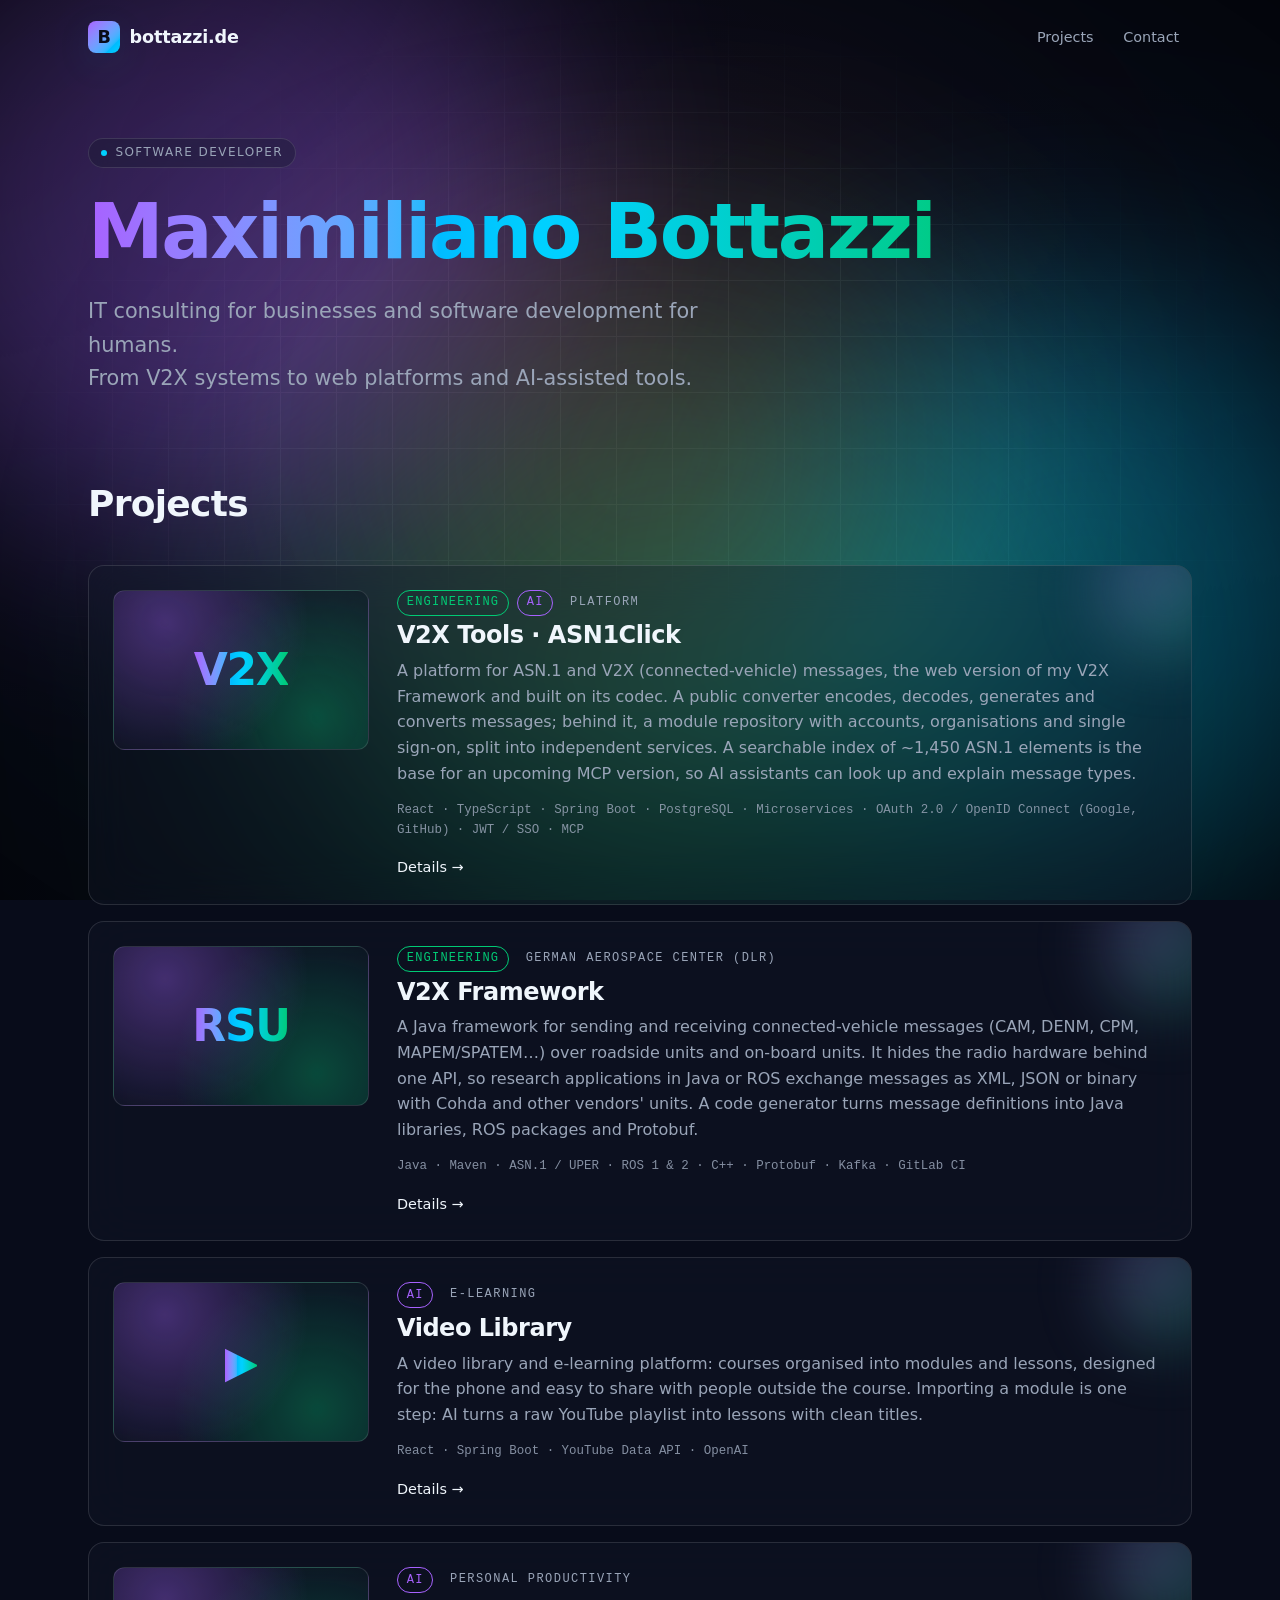
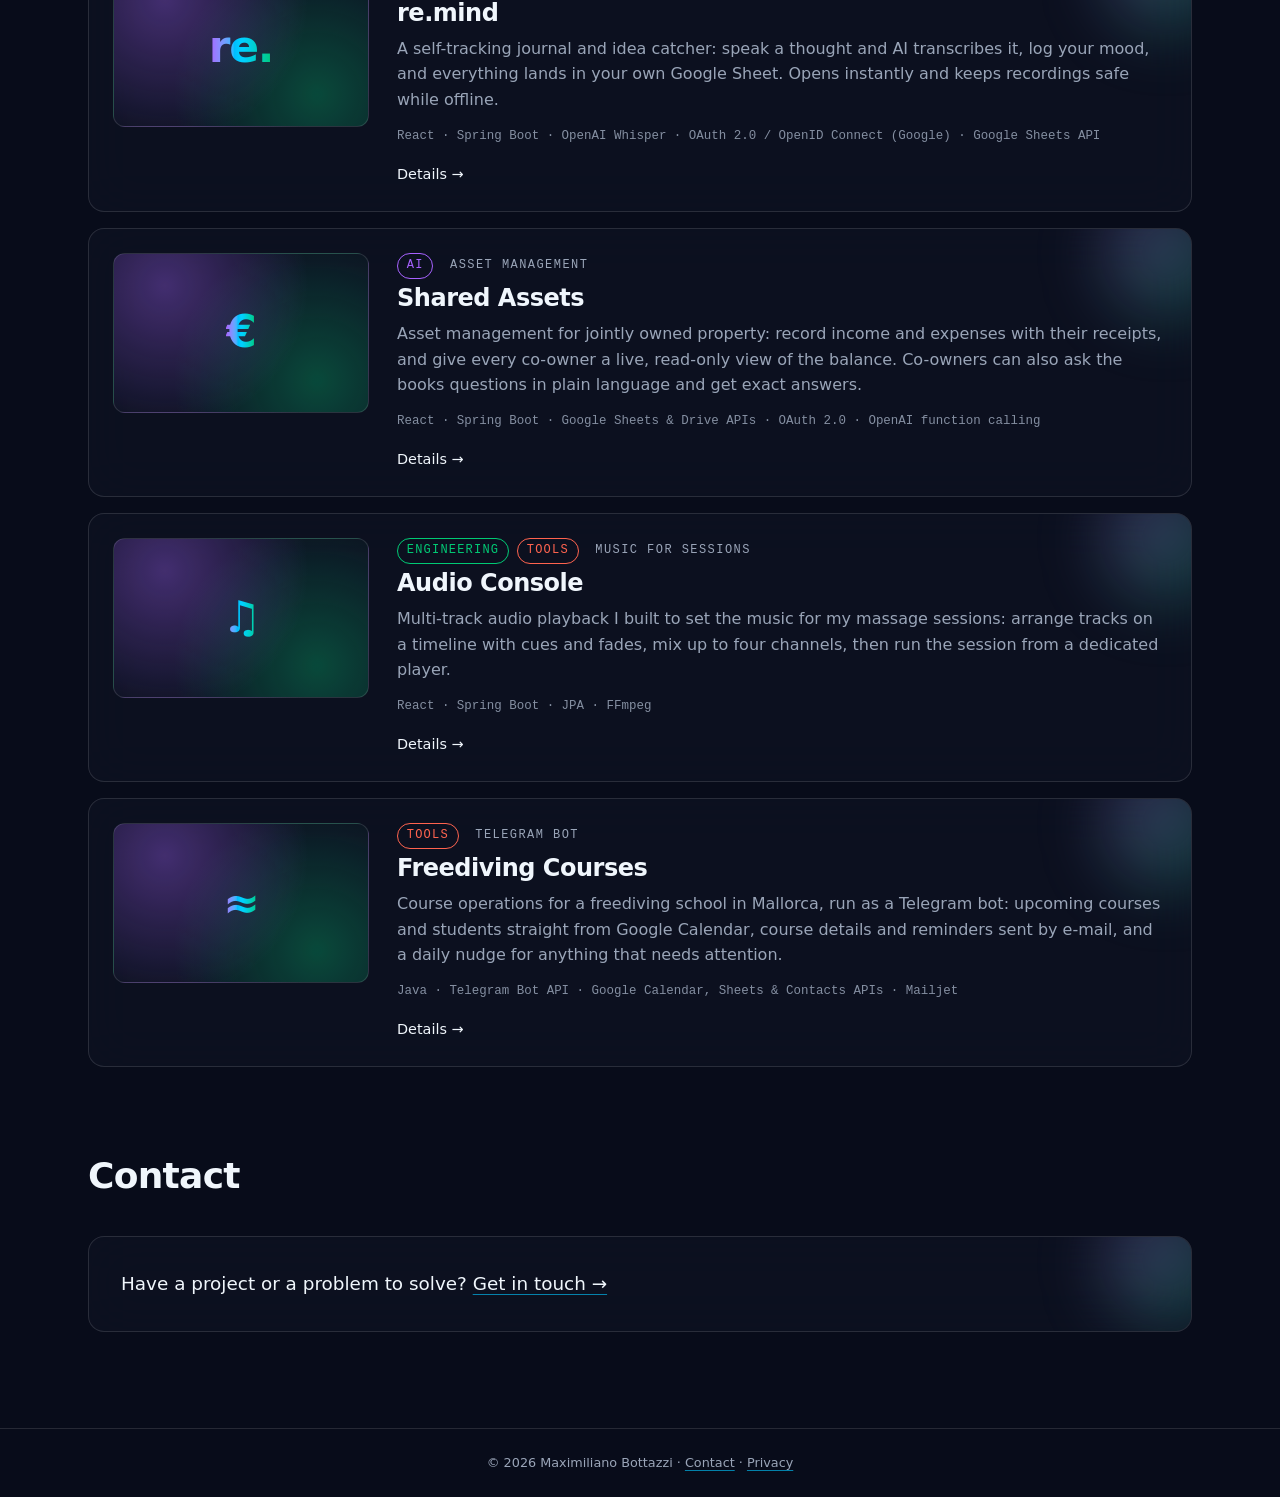
<file: index.html>
<!doctype html>
<html lang="en">
<head>
  <meta charset="utf-8">
  <meta name="viewport" content="width=device-width, initial-scale=1">
  <title>Maximiliano Bottazzi</title>
  <meta name="description" content="Maximiliano Bottazzi — IT consulting for businesses and software development for humans. From V2X systems to web platforms and AI-assisted tools.">
  <meta name="robots" content="noindex, nofollow, noarchive">
  <link rel="icon" href="data:image/svg+xml,<svg xmlns='http://www.w3.org/2000/svg' viewBox='0 0 100 100'><defs><linearGradient id='g' x1='0' y1='0' x2='1' y2='1'><stop offset='0' stop-color='%23a855f7'/><stop offset='1' stop-color='%2338bdf8'/></linearGradient></defs><rect width='100' height='100' rx='24' fill='url(%23g)'/><text x='50' y='70' font-family='system-ui,sans-serif' font-size='60' font-weight='700' text-anchor='middle' fill='%23141625'>B</text></svg>">
  <link rel="stylesheet" href="/style.css?v=3">
</head>
<body>
  <div class="aurora" aria-hidden="true"><i></i><i></i><i></i><i></i></div>
  <header class="site-header">
    <a class="brand" href="/">bottazzi.de</a>
    <nav><a href="/#projects">Projects</a><a href="/contact.html">Contact</a></nav>
  </header>
  <main class="home">
    <span class="tag">Software developer</span>
    <h1>Maximiliano Bottazzi</h1>
    <p class="lead">IT consulting for businesses and software development for humans.<br>From V2X systems to web platforms and AI-assisted tools.</p>

    <section id="projects">
      <h2>Projects</h2>
      <ul class="projects">
        <li>
          <a class="thumb" href="/projects/v2x-tools.html" aria-hidden="true" tabindex="-1"><span>V2X</span></a>
          <div>
            <p class="kicker"><span class="cat eng">Engineering</span><span class="cat ai">AI</span> Platform</p>
            <h3><a href="/projects/v2x-tools.html">V2X Tools · ASN1Click</a></h3>
            <p>A platform for ASN.1 and V2X (connected-vehicle) messages, the web version of my V2X Framework and built on its codec. A public converter encodes, decodes, generates and converts messages; behind it, a module repository with accounts, organisations and single sign-on, split into independent services. A searchable index of ~1,450 ASN.1 elements is the base for an upcoming MCP version, so AI assistants can look up and explain message types.</p>
            <p class="stack">React · TypeScript · Spring Boot · PostgreSQL · Microservices · OAuth 2.0 / OpenID Connect (Google, GitHub) · JWT / SSO · MCP</p>
            <a class="more" href="/projects/v2x-tools.html">Details →</a>
          </div>
        </li>
        <li>
          <a class="thumb" href="/projects/v2x-framework.html" aria-hidden="true" tabindex="-1"><span>RSU</span></a>
          <div>
            <p class="kicker"><span class="cat eng">Engineering</span> German Aerospace Center (DLR)</p>
            <h3><a href="/projects/v2x-framework.html">V2X Framework</a></h3>
            <p>A Java framework for sending and receiving connected-vehicle messages (CAM, DENM, CPM, MAPEM/SPATEM…) over roadside units and on-board units. It hides the radio hardware behind one API, so research applications in Java or ROS exchange messages as XML, JSON or binary with Cohda and other vendors' units. A code generator turns message definitions into Java libraries, ROS packages and Protobuf.</p>
            <p class="stack">Java · Maven · ASN.1 / UPER · ROS 1 &amp; 2 · C++ · Protobuf · Kafka · GitLab CI</p>
            <a class="more" href="/projects/v2x-framework.html">Details →</a>
          </div>
        </li>
        <li>
          <a class="thumb" href="/projects/video-library.html" aria-hidden="true" tabindex="-1"><span>▶</span></a>
          <div>
            <p class="kicker"><span class="cat ai">AI</span> E-learning</p>
            <h3><a href="/projects/video-library.html">Video Library</a></h3>
            <p>A video library and e-learning platform: courses organised into modules and lessons, designed for the phone and easy to share with people outside the course. Importing a module is one step: AI turns a raw YouTube playlist into lessons with clean titles.</p>
            <p class="stack">React · Spring Boot · YouTube Data API · OpenAI</p>
            <a class="more" href="/projects/video-library.html">Details →</a>
          </div>
        </li>
        <li>
          <a class="thumb" href="/projects/remind.html" aria-hidden="true" tabindex="-1"><span>re.</span></a>
          <div>
            <p class="kicker"><span class="cat ai">AI</span> Personal productivity</p>
            <h3><a href="/projects/remind.html">re.mind</a></h3>
            <p>A self-tracking journal and idea catcher: speak a thought and AI transcribes it, log your mood, and everything lands in your own Google Sheet. Opens instantly and keeps recordings safe while offline.</p>
            <p class="stack">React · Spring Boot · OpenAI Whisper · OAuth 2.0 / OpenID Connect (Google) · Google Sheets API</p>
            <a class="more" href="/projects/remind.html">Details →</a>
          </div>
        </li>
        <li>
          <a class="thumb" href="/projects/shared-assets.html" aria-hidden="true" tabindex="-1"><span>€</span></a>
          <div>
            <p class="kicker"><span class="cat ai">AI</span> Asset management</p>
            <h3><a href="/projects/shared-assets.html">Shared Assets</a></h3>
            <p>Asset management for jointly owned property: record income and expenses with their receipts, and give every co-owner a live, read-only view of the balance. Co-owners can also ask the books questions in plain language and get exact answers.</p>
            <p class="stack">React · Spring Boot · Google Sheets &amp; Drive APIs · OAuth 2.0 · OpenAI function calling</p>
            <a class="more" href="/projects/shared-assets.html">Details →</a>
          </div>
        </li>
        <li>
          <a class="thumb" href="/projects/audio-console.html" aria-hidden="true" tabindex="-1"><span>♫</span></a>
          <div>
            <p class="kicker"><span class="cat eng">Engineering</span><span class="cat tools">Tools</span> Music for sessions</p>
            <h3><a href="/projects/audio-console.html">Audio Console</a></h3>
            <p>Multi-track audio playback I built to set the music for my massage sessions: arrange tracks on a timeline with cues and fades, mix up to four channels, then run the session from a dedicated player.</p>
            <p class="stack">React · Spring Boot · JPA · FFmpeg</p>
            <a class="more" href="/projects/audio-console.html">Details →</a>
          </div>
        </li>
        <li>
          <a class="thumb" href="/projects/freediving-courses.html" aria-hidden="true" tabindex="-1"><span>≈</span></a>
          <div>
            <p class="kicker"><span class="cat tools">Tools</span> Telegram bot</p>
            <h3><a href="/projects/freediving-courses.html">Freediving Courses</a></h3>
            <p>Course operations for a freediving school in Mallorca, run as a Telegram bot: upcoming courses and students straight from Google Calendar, course details and reminders sent by e-mail, and a daily nudge for anything that needs attention.</p>
            <p class="stack">Java · Telegram Bot API · Google Calendar, Sheets &amp; Contacts APIs · Mailjet</p>
            <a class="more" href="/projects/freediving-courses.html">Details →</a>
          </div>
        </li>
      </ul>
    </section>

    <section>
      <h2>Contact</h2>
      <div class="card contact-card">
        <p>Have a project or a problem to solve? <a href="/contact.html">Get in touch →</a></p>
      </div>
    </section>
  </main>

  <footer>© 2026 Maximiliano Bottazzi · <a href="/contact.html">Contact</a> · <a href="/privacy.html">Privacy</a></footer>
</body>
</html>
</file>
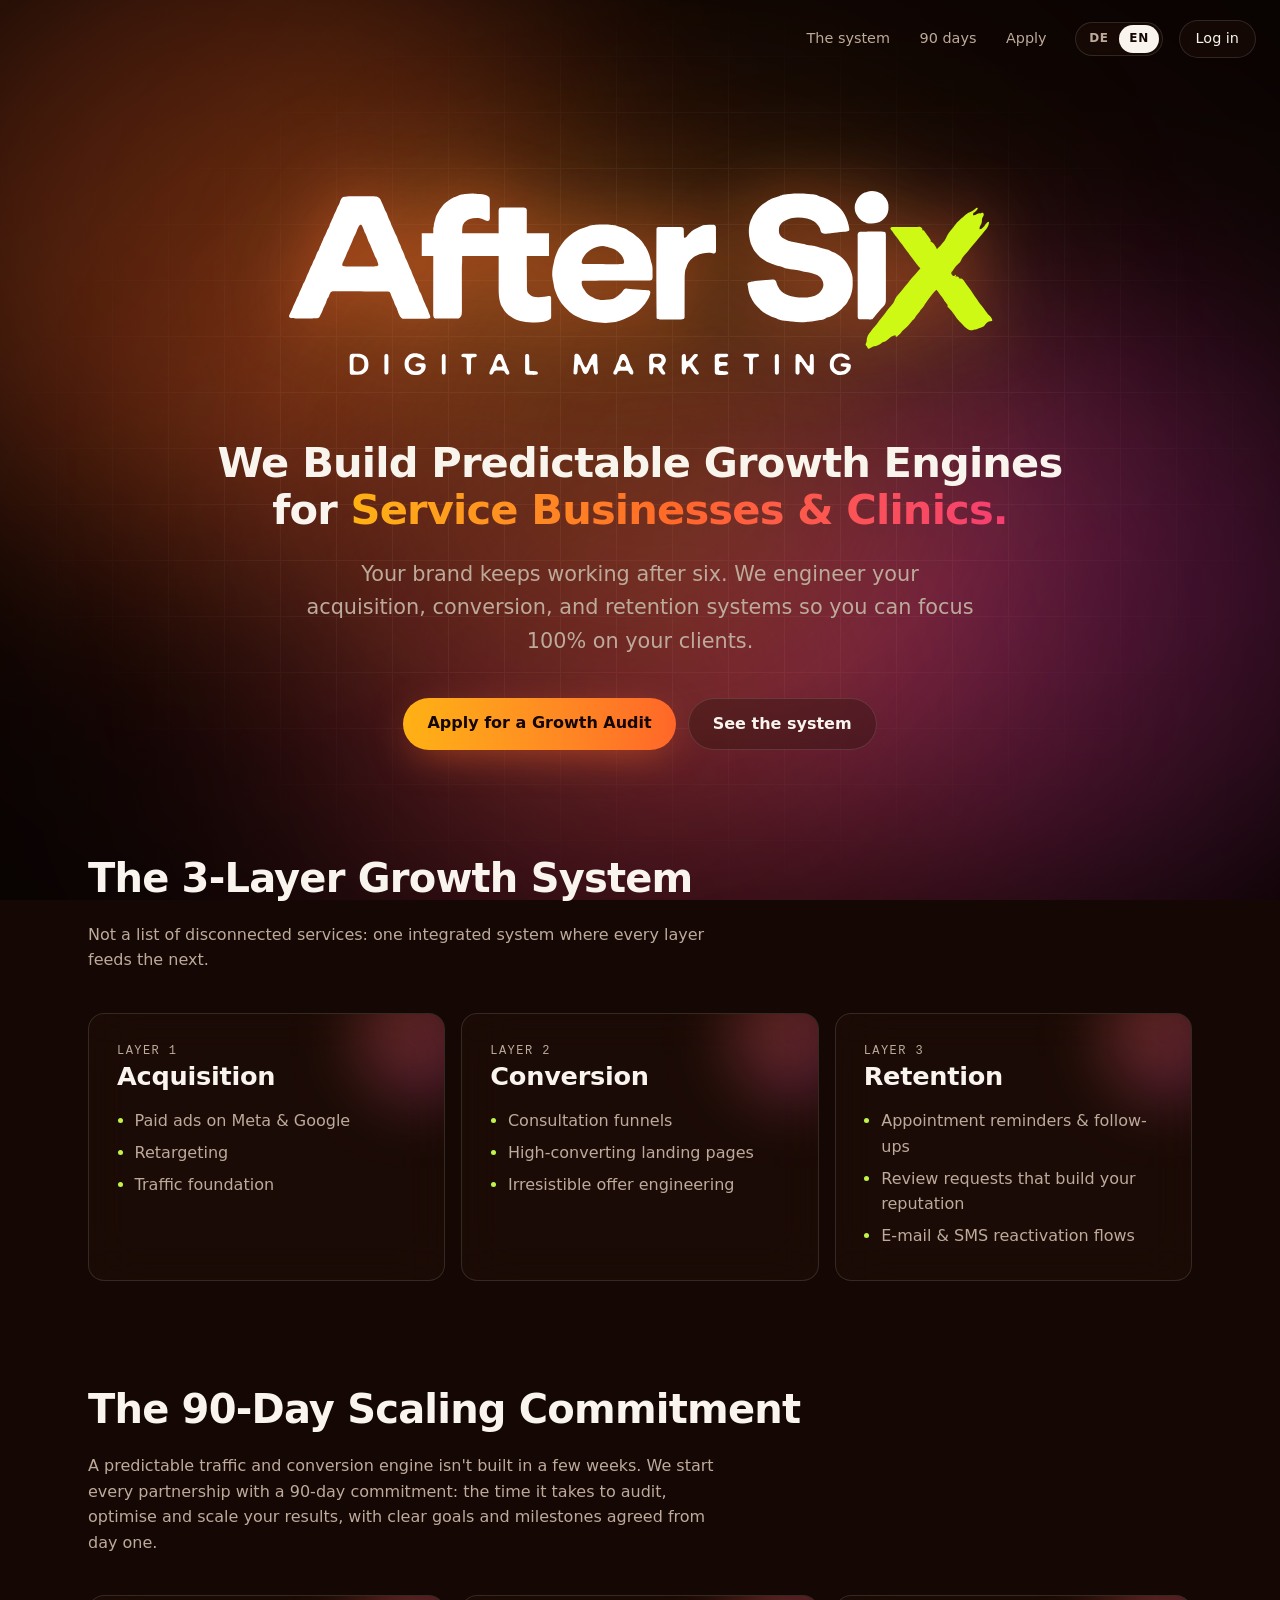
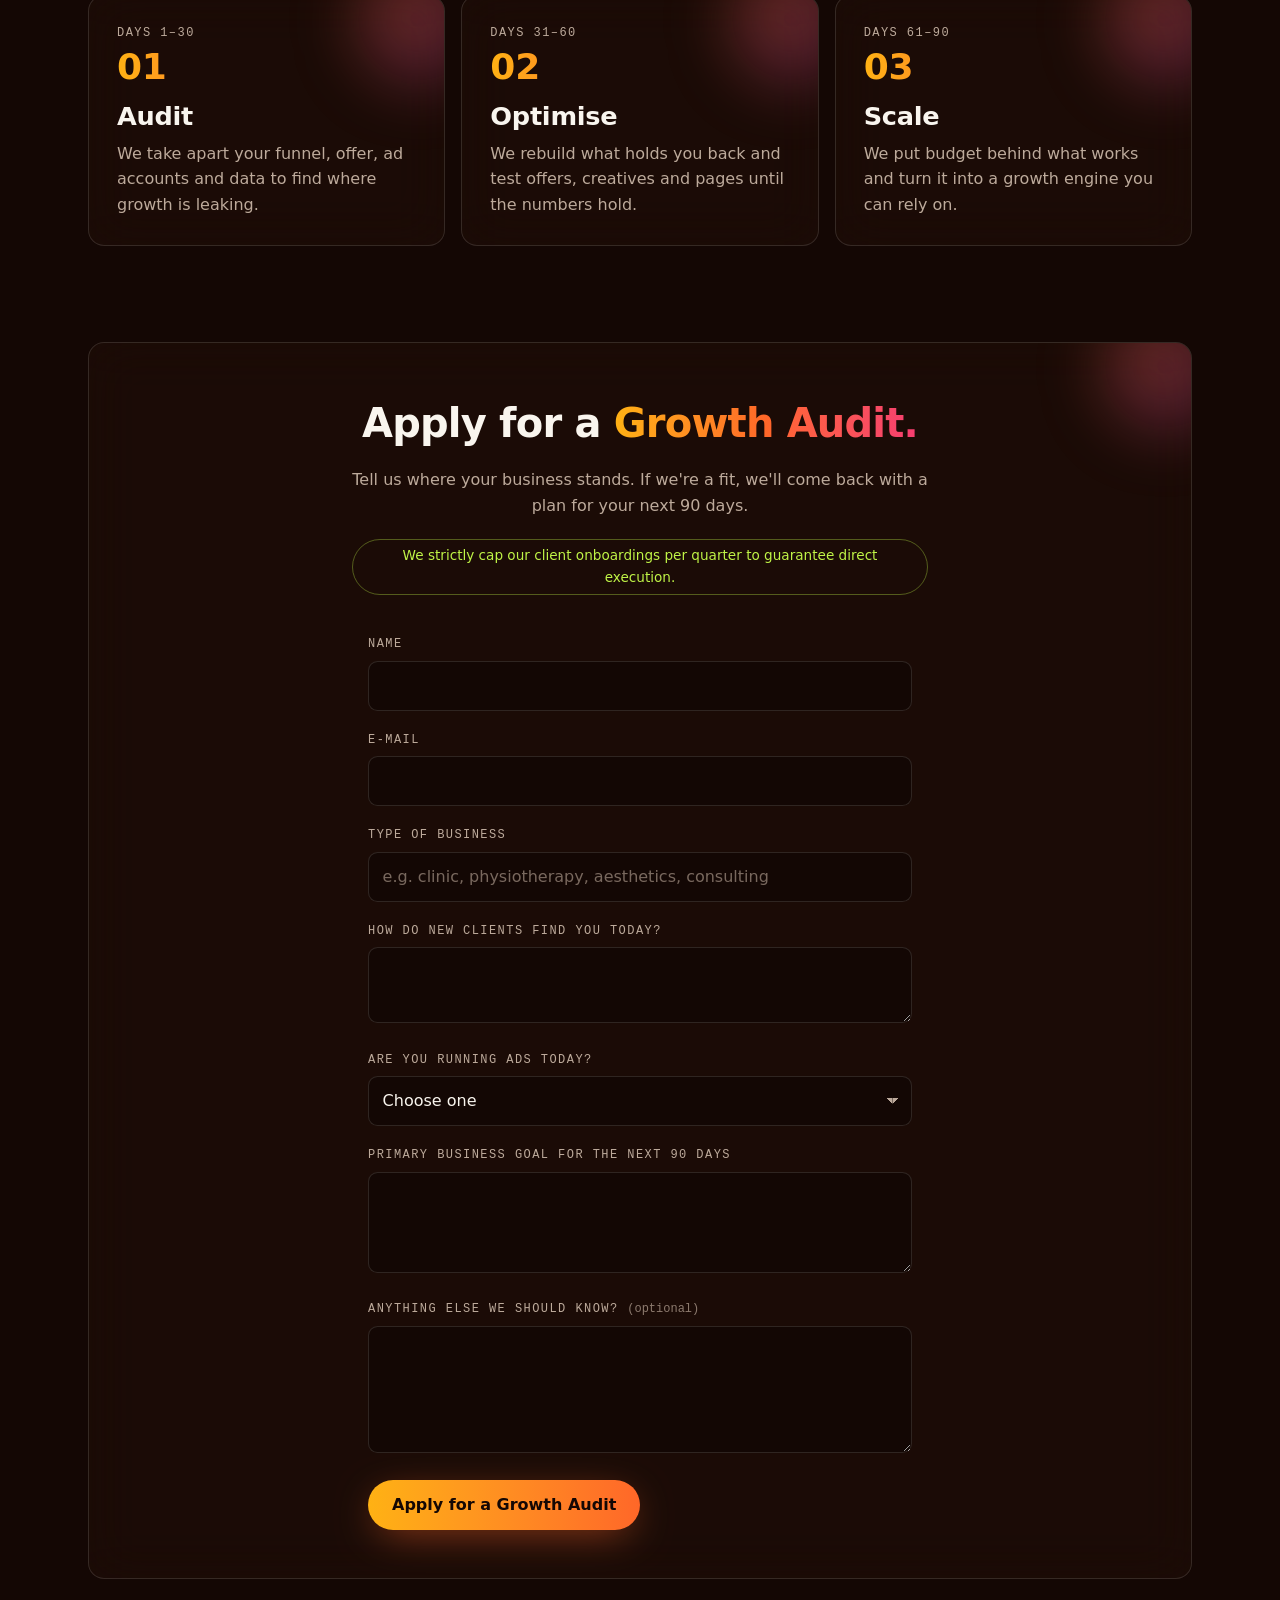
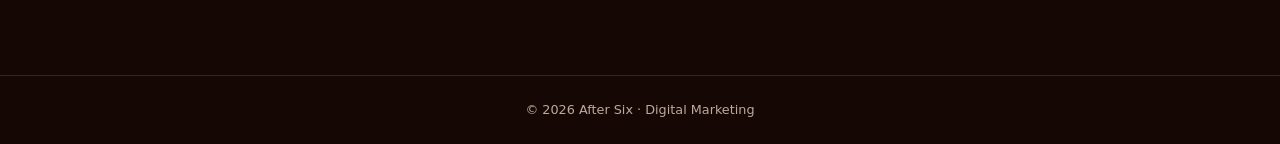
<file: aftersix/index.html>
<!doctype html>
<html lang="en">
<head>
  <meta charset="utf-8">
  <meta name="viewport" content="width=device-width, initial-scale=1">
  <title>After Six — Digital Marketing</title>
  <meta name="description" content="After Six — predictable growth engines for service businesses and clinics.">
  <meta name="robots" content="noindex, nofollow, noarchive, nosnippet, noimageindex">
  <link rel="icon" href="data:image/svg+xml,<svg xmlns='http://www.w3.org/2000/svg' viewBox='0 0 100 100'><rect width='100' height='100' rx='24' fill='%23141010'/><text x='50' y='72' font-family='system-ui,sans-serif' font-size='68' font-weight='800' text-anchor='middle' fill='%23d4f53c'>X</text></svg>">
  <link rel="stylesheet" href="/aftersix/style.css?v=2">
  <script src="https://challenges.cloudflare.com/turnstile/v0/api.js" async defer></script>
</head>
<body data-title="title.home">
  <div class="aurora" aria-hidden="true"><i></i><i></i><i></i><i></i></div>
  <header class="site-header">
    <nav><a href="#system" data-i18n="nav.system">The system</a><a href="#commitment" data-i18n="nav.commitment">90 days</a><a href="#apply" data-i18n="nav.apply">Apply</a></nav>
    <div class="lang" role="group" aria-label="Language"><button type="button" data-lang="de">DE</button><button type="button" data-lang="en">EN</button></div>
    <a class="login" href="https://aftersix.bottazzi.de/login" data-i18n="nav.login">Log in</a>
  </header>

  <main>
    <div class="hero">
    <div class="hero-logo"><img src="/aftersix/logo.svg" alt="After Six — Digital Marketing" width="2880" height="848"></div>
    <h1 class="claim" data-i18n-html="hero.title">We Build Predictable Growth Engines for <span class="grad">Service Businesses &amp; Clinics.</span></h1>
    <h2 class="lead" data-i18n="hero.subtitle">Your brand keeps working after six. We engineer your acquisition, conversion, and retention systems so you can focus 100% on your clients.</h2>
    <div class="actions">
      <a class="btn primary" href="#apply" data-i18n="hero.cta">Apply for a Growth Audit</a>
      <a class="btn ghost" href="#system" data-i18n="hero.secondary">See the system</a>
    </div>
    </div>

    <section id="system">
      <h2 data-i18n="system.title">The 3-Layer Growth System</h2>
      <p class="section-lead" data-i18n="system.lead">Not a list of disconnected services: one integrated system where every layer feeds the next.</p>
      <div class="grid layers">
        <div class="card">
          <p class="kicker" data-i18n="layer1.kicker">Layer 1</p>
          <h3 data-i18n="layer1.title">Acquisition</h3>
          <ul class="points">
            <li data-i18n-html="layer1.a">Paid ads on Meta &amp; Google</li>
            <li data-i18n="layer1.b">Retargeting</li>
            <li data-i18n="layer1.c">Traffic foundation</li>
          </ul>
        </div>
        <div class="card">
          <p class="kicker" data-i18n="layer2.kicker">Layer 2</p>
          <h3 data-i18n="layer2.title">Conversion</h3>
          <ul class="points">
            <li data-i18n="layer2.a">Consultation funnels</li>
            <li data-i18n="layer2.b">High-converting landing pages</li>
            <li data-i18n="layer2.c">Irresistible offer engineering</li>
          </ul>
        </div>
        <div class="card">
          <p class="kicker" data-i18n="layer3.kicker">Layer 3</p>
          <h3 data-i18n="layer3.title">Retention</h3>
          <ul class="points">
            <li data-i18n-html="layer3.a">Appointment reminders &amp; follow-ups</li>
            <li data-i18n="layer3.b">Review requests that build your reputation</li>
            <li data-i18n-html="layer3.c">E-mail &amp; SMS reactivation flows</li>
          </ul>
        </div>
      </div>
    </section>

    <section id="commitment">
      <h2 data-i18n="commit.title">The 90-Day Scaling Commitment</h2>
      <p class="section-lead" data-i18n="commit.lead">A predictable traffic and conversion engine isn't built in a few weeks. We start every partnership with a 90-day commitment: the time it takes to audit, optimise and scale your results, with clear goals and milestones agreed from day one.</p>
      <div class="grid steps">
        <div class="card">
          <p class="kicker" data-i18n="step1.kicker">Days 1–30</p>
          <h3 data-i18n="step1.title">Audit</h3>
          <p data-i18n="step1.text">We take apart your funnel, offer, ad accounts and data to find where growth is leaking.</p>
        </div>
        <div class="card">
          <p class="kicker" data-i18n="step2.kicker">Days 31–60</p>
          <h3 data-i18n="step2.title">Optimise</h3>
          <p data-i18n="step2.text">We rebuild what holds you back and test offers, creatives and pages until the numbers hold.</p>
        </div>
        <div class="card">
          <p class="kicker" data-i18n="step3.kicker">Days 61–90</p>
          <h3 data-i18n="step3.title">Scale</h3>
          <p data-i18n="step3.text">We put budget behind what works and turn it into a growth engine you can rely on.</p>
        </div>
      </div>
    </section>

    <section id="apply">
      <div class="card cta">
        <h2 data-i18n-html="apply.title">Apply for a <span class="grad">Growth Audit.</span></h2>
        <p data-i18n="apply.lead">Tell us where your business stands. If we're a fit, we'll come back with a plan for your next 90 days.</p>
        <p class="limit" data-i18n="apply.limit">We strictly cap our client onboardings per quarter to guarantee direct execution.</p>
        <form id="contact-form" class="contact-form">
          <div class="field">
            <label for="name" data-i18n="form.name">Name</label>
            <input type="text" id="name" name="name" required maxlength="200" autocomplete="name">
          </div>
          <div class="field">
            <label for="email" data-i18n="form.email">E-mail</label>
            <input type="email" id="email" name="email" required maxlength="200" autocomplete="email">
          </div>
          <div class="field">
            <label for="business" data-i18n="form.business">Type of business</label>
            <input type="text" id="business" name="business" required maxlength="200" placeholder="e.g. clinic, physiotherapy, aesthetics, consulting" data-i18n-placeholder="form.business.ph">
          </div>
          <div class="field">
            <label for="channels" data-i18n="form.channels">How do new clients find you today?</label>
            <textarea id="channels" name="channels" required maxlength="2000" rows="2"></textarea>
          </div>
          <div class="field">
            <label for="ads" data-i18n="form.ads">Are you running ads today?</label>
            <select id="ads" name="ads" required>
              <option value="" selected disabled data-i18n="form.ads.choose">Choose one</option>
              <option value="No" data-i18n="form.ads.no">No</option>
              <option value="Yes, under €1k a month" data-i18n="form.ads.under">Yes, under €1k a month</option>
              <option value="Yes, over €1k a month" data-i18n="form.ads.over">Yes, over €1k a month</option>
              <option value="Not sure" data-i18n="form.ads.unsure">Not sure</option>
            </select>
          </div>
          <div class="field">
            <label for="goal" data-i18n="form.goal">Primary business goal for the next 90 days</label>
            <textarea id="goal" name="goal" required maxlength="2000" rows="3"></textarea>
          </div>
          <div class="field">
            <label for="message" data-i18n-html="form.message">Anything else we should know? <span class="optional">(optional)</span></label>
            <textarea id="message" name="message" maxlength="5000" rows="4"></textarea>
          </div>
          <div class="cf-turnstile" data-sitekey="0x4AAAAAADGUHe7slzg-gxzC" data-theme="dark"></div>
          <button type="submit" class="btn primary" data-i18n="form.submit">Apply for a Growth Audit</button>
          <p class="form-feedback" id="form-feedback" role="status" hidden></p>
        </form>
      </div>
    </section>
  </main>

  <footer>© 2026 After Six · Digital Marketing</footer>
  <script src="/aftersix/i18n.js?v=3"></script>
  <script>
    const form = document.getElementById('contact-form');
    const feedback = document.getElementById('form-feedback');

    const escapeHtml = (s) => s.replace(/[&<>"']/g, (c) => (
      { '&': '&amp;', '<': '&lt;', '>': '&gt;', '"': '&quot;', "'": '&#39;' }[c]
    ));

    const showFeedback = (text, kind) => {
      feedback.textContent = text;
      feedback.className = 'form-feedback ' + kind;
      feedback.hidden = false;
    };

    form.addEventListener('submit', async (e) => {
      e.preventDefault();
      const btn = form.querySelector('[type="submit"]');
      feedback.hidden = true;

      const name    = form.elements.name.value.trim();
      const email   = form.elements.email.value.trim();
      const business = form.elements.business.value.trim();
      const channels = form.elements.channels.value.trim();
      const ads      = form.elements.ads.value;
      const goal    = form.elements.goal.value.trim();
      const message = form.elements.message.value.trim();
      const token   = form.querySelector('[name="cf-turnstile-response"]')?.value;

      if (!token) {
        showFeedback(t('form.wait', 'Please wait for the security check to finish, then try again.'), 'error');
        return;
      }

      btn.disabled = true;
      try {
        const res = await fetch('https://underwater-backend-services.up.railway.app/send', {
          method: 'POST',
          headers: { 'Content-Type': 'application/json' },
          body: JSON.stringify({
            app: 'bottazzi-de',
            from: 'noreply@maxibottazzi.de',
            fromName: 'After Six — Contact',
            to: 'maxidigital@gmail.com',
            subject: `Growth Audit application — ${name} (${email})`,
            html: `
              <p><strong>Name:</strong> ${escapeHtml(name)}</p>
              <p><strong>E-mail:</strong> <a href="mailto:${escapeHtml(email)}">${escapeHtml(email)}</a></p>
              <p><strong>Type of business:</strong> ${escapeHtml(business)}</p>
              <p><strong>How new clients find them:</strong><br>${escapeHtml(channels).replace(/\n/g, '<br>')}</p>
              <p><strong>Running ads today:</strong> ${escapeHtml(ads)}</p>
              <p><strong>Primary goal (next 90 days):</strong><br>${escapeHtml(goal).replace(/\n/g, '<br>')}</p>
              <p><strong>Page language:</strong> ${document.documentElement.lang.toUpperCase()}</p>
              <p><strong>Anything else:</strong><br>${escapeHtml(message || '—').replace(/\n/g, '<br>')}</p>
            `,
            turnstileToken: token,
          }),
        });
        if (res.ok) {
          form.reset();
          showFeedback(t('form.sent', "Application received. We'll review it and get back to you soon."), 'success');
        } else if (res.status === 429) {
          showFeedback(t('form.toomany', 'Too many messages from this connection. Please try again later.'), 'error');
        } else {
          showFeedback(t('form.error', 'Something went wrong. Please try again.'), 'error');
        }
      } catch {
        showFeedback(t('form.offline', 'Connection error. Please try again.'), 'error');
      } finally {
        btn.disabled = false;
        // Turnstile tokens are single-use
        window.turnstile?.reset();
      }
    });
  </script>
</body>
</html>
</file>
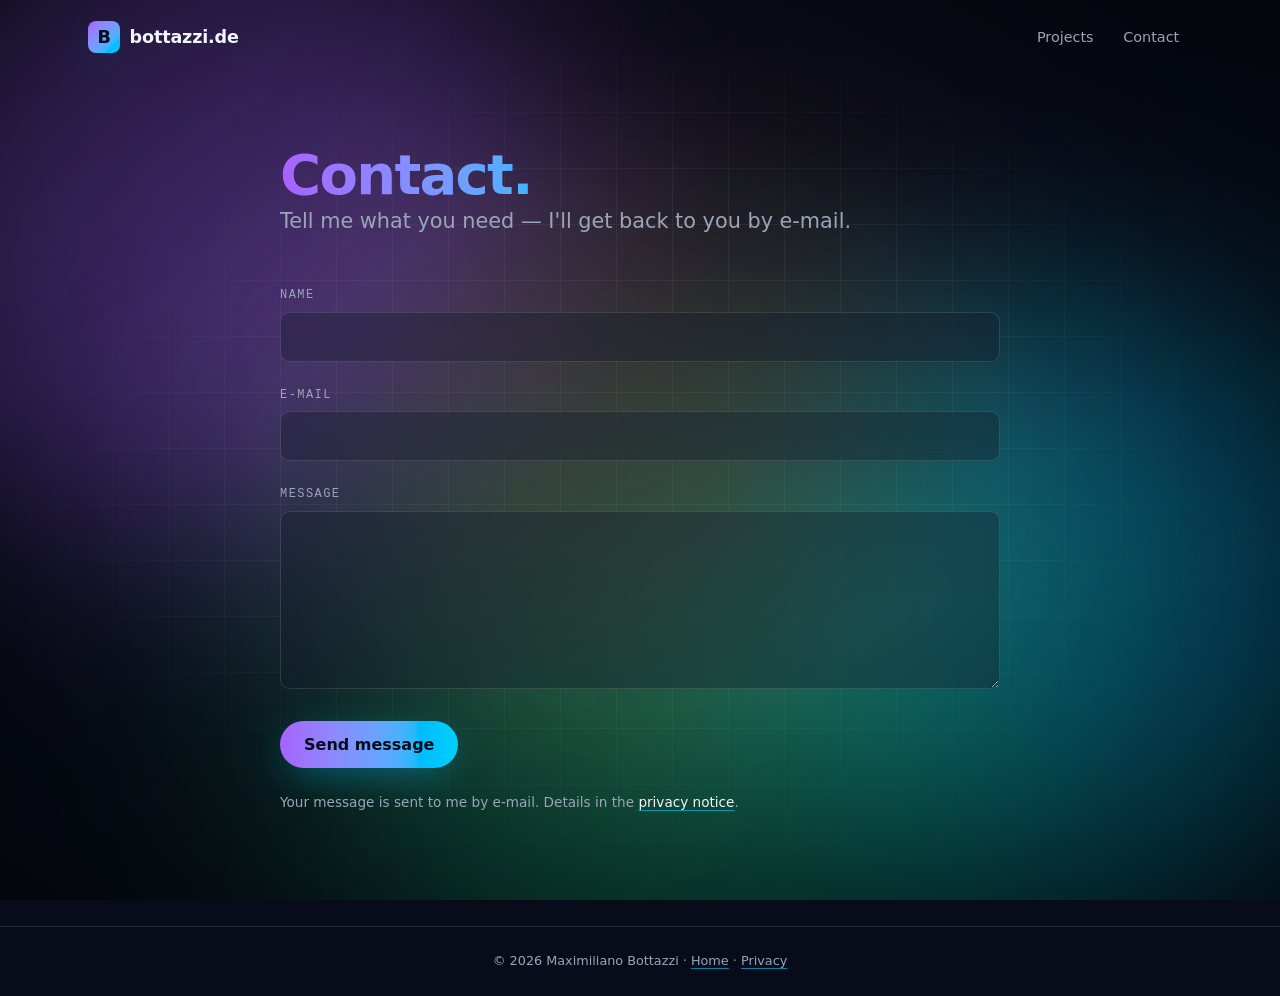
<file: contact.html>
<!doctype html>
<html lang="en">
<head>
  <meta charset="utf-8">
  <meta name="viewport" content="width=device-width, initial-scale=1">
  <title>Contact — Maximiliano Bottazzi</title>
  <meta name="description" content="Get in touch with Maximiliano Bottazzi — IT consulting for businesses and software development for humans.">
  <meta name="robots" content="noindex, nofollow, noarchive">
  <link rel="icon" href="data:image/svg+xml,<svg xmlns='http://www.w3.org/2000/svg' viewBox='0 0 100 100'><defs><linearGradient id='g' x1='0' y1='0' x2='1' y2='1'><stop offset='0' stop-color='%23a855f7'/><stop offset='1' stop-color='%2338bdf8'/></linearGradient></defs><rect width='100' height='100' rx='24' fill='url(%23g)'/><text x='50' y='70' font-family='system-ui,sans-serif' font-size='60' font-weight='700' text-anchor='middle' fill='%23141625'>B</text></svg>">
  <link rel="stylesheet" href="/style.css?v=3">
  <script src="https://challenges.cloudflare.com/turnstile/v0/api.js" async defer></script>
</head>
<body>
  <div class="aurora" aria-hidden="true"><i></i><i></i><i></i><i></i></div>
  <header class="site-header">
    <a class="brand" href="/">bottazzi.de</a>
    <nav><a href="/#projects">Projects</a><a href="/contact.html">Contact</a></nav>
  </header>
  <main class="page">
    <h1>Contact<span>.</span></h1>
    <p class="lead">Tell me what you need — I'll get back to you by e-mail.</p>

    <section>
      <form id="contact-form">
        <div class="field">
          <label for="name">Name</label>
          <input type="text" id="name" name="name" required maxlength="200" autocomplete="name">
        </div>
        <div class="field">
          <label for="email">E-mail</label>
          <input type="email" id="email" name="email" required maxlength="200" autocomplete="email">
        </div>
        <div class="field">
          <label for="message">Message</label>
          <textarea id="message" name="message" required maxlength="5000" rows="6"></textarea>
        </div>
        <div class="cf-turnstile" data-sitekey="0x4AAAAAADGUHe7slzg-gxzC" data-theme="auto"></div>
        <button type="submit">Send message</button>
        <p class="form-feedback" id="form-feedback" role="status" hidden></p>
        <p class="form-note">Your message is sent to me by e-mail. Details in the <a href="/privacy.html">privacy notice</a>.</p>
      </form>
    </section>
  </main>

  <footer>© 2026 Maximiliano Bottazzi · <a href="/">Home</a> · <a href="/privacy.html">Privacy</a></footer>

  <script>
    const form = document.getElementById('contact-form');
    const feedback = document.getElementById('form-feedback');

    const escapeHtml = (s) => s.replace(/[&<>"']/g, (c) => (
      { '&': '&amp;', '<': '&lt;', '>': '&gt;', '"': '&quot;', "'": '&#39;' }[c]
    ));

    const showFeedback = (text, kind) => {
      feedback.textContent = text;
      feedback.className = 'form-feedback ' + kind;
      feedback.hidden = false;
    };

    form.addEventListener('submit', async (e) => {
      e.preventDefault();
      const btn = form.querySelector('[type="submit"]');
      feedback.hidden = true;

      const name    = form.elements.name.value.trim();
      const email   = form.elements.email.value.trim();
      const message = form.elements.message.value.trim();
      const token   = form.querySelector('[name="cf-turnstile-response"]')?.value;

      if (!token) {
        showFeedback('Please wait for the security check to finish, then try again.', 'error');
        return;
      }

      btn.disabled = true;
      try {
        const res = await fetch('https://underwater-backend-services.up.railway.app/send', {
          method: 'POST',
          headers: { 'Content-Type': 'application/json' },
          body: JSON.stringify({
            app: 'bottazzi-de',
            from: 'noreply@maxibottazzi.de',
            fromName: 'bottazzi.de — Contact',
            to: 'maxidigital@gmail.com',
            subject: `Contact bottazzi.de — ${name} (${email})`,
            html: `
              <p><strong>Name:</strong> ${escapeHtml(name)}</p>
              <p><strong>E-mail:</strong> <a href="mailto:${escapeHtml(email)}">${escapeHtml(email)}</a></p>
              <p><strong>Message:</strong><br>${escapeHtml(message).replace(/\n/g, '<br>')}</p>
            `,
            turnstileToken: token,
          }),
        });
        if (res.ok) {
          form.reset();
          showFeedback("Message sent. I'll reply soon.", 'success');
        } else if (res.status === 429) {
          showFeedback('Too many messages from this connection. Please try again later.', 'error');
        } else {
          showFeedback('Something went wrong. Please try again.', 'error');
        }
      } catch {
        showFeedback('Connection error. Please try again.', 'error');
      } finally {
        btn.disabled = false;
        // Turnstile tokens are single-use
        window.turnstile?.reset();
      }
    });
  </script>
</body>
</html>
</file>
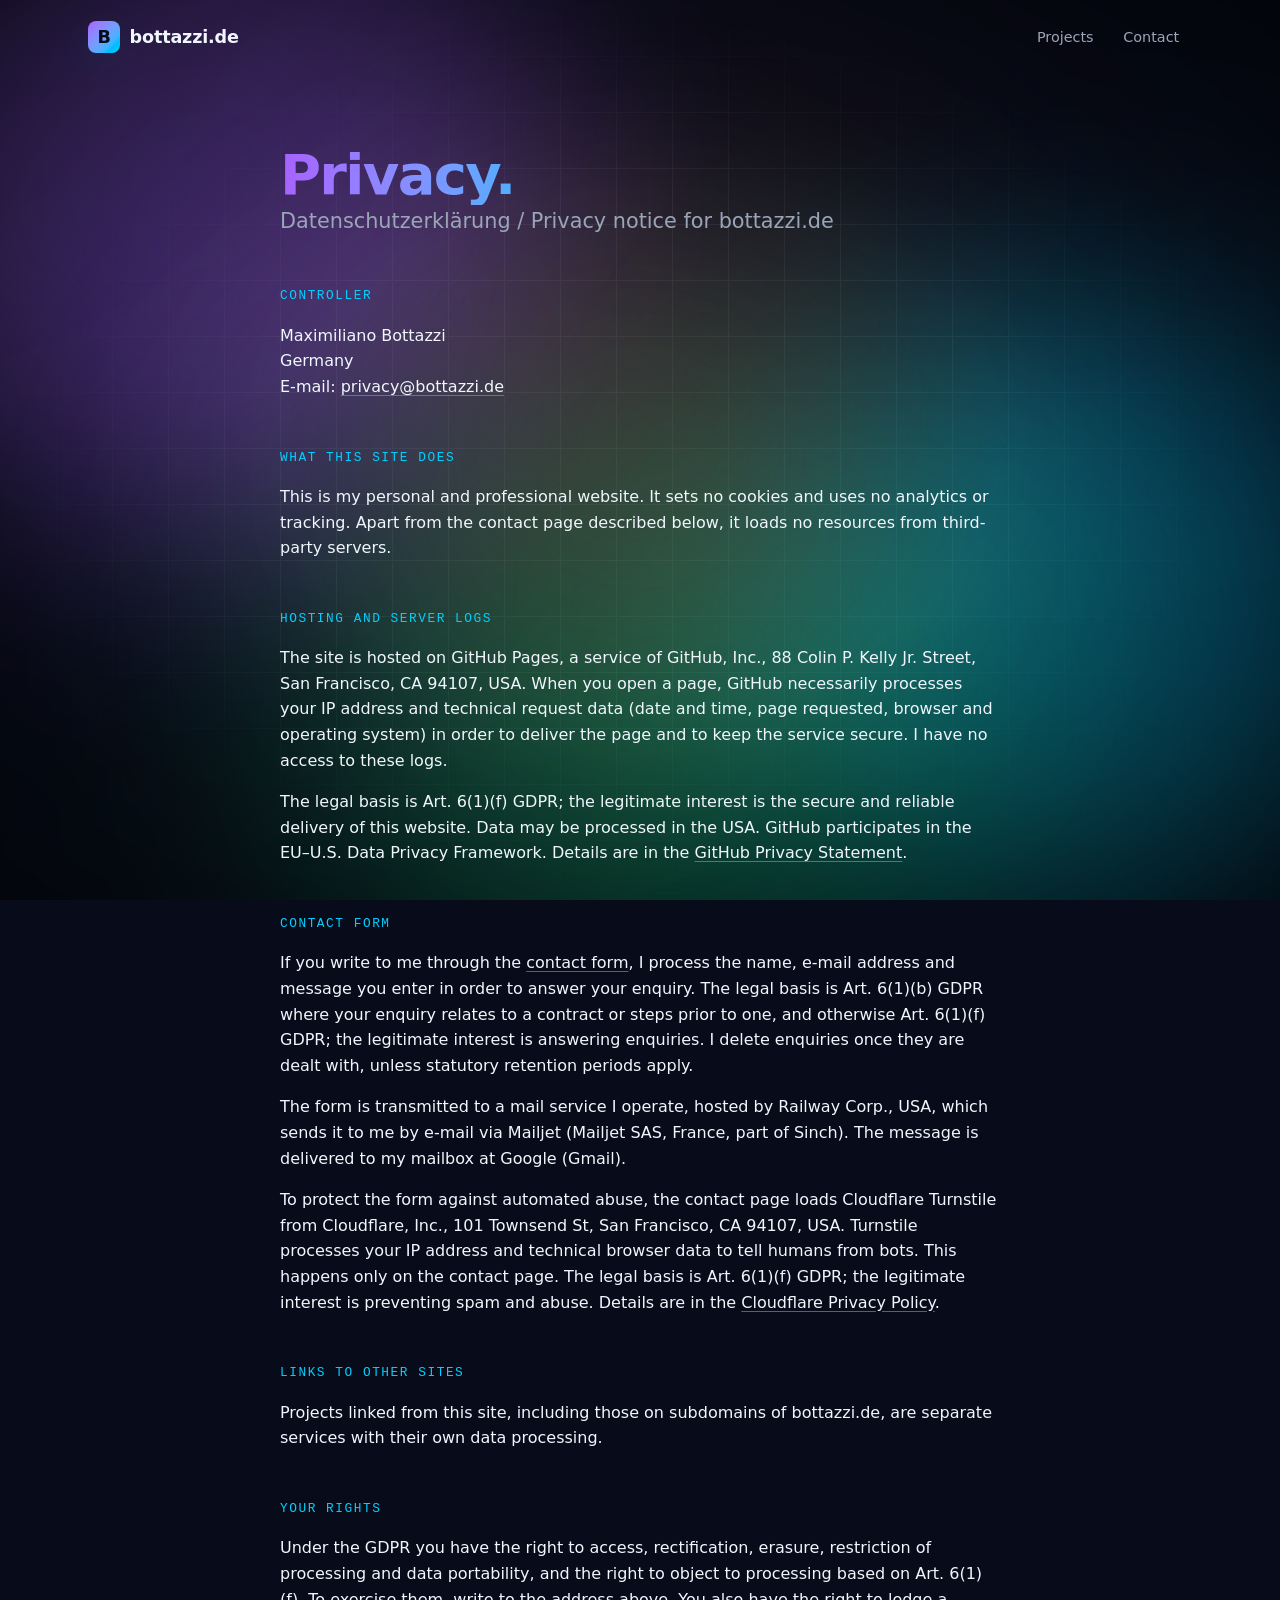
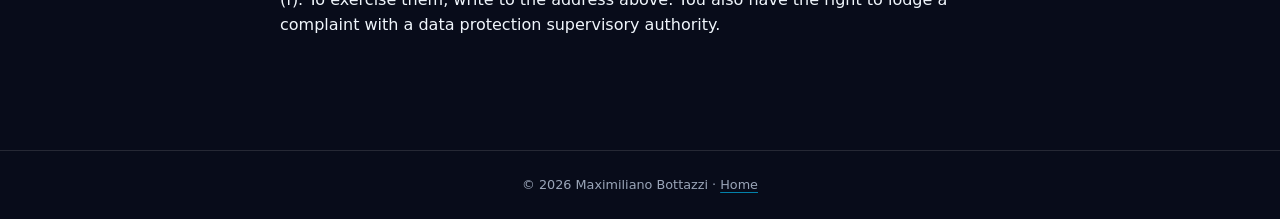
<file: privacy.html>
<!doctype html>
<html lang="en">
<head>
  <meta charset="utf-8">
  <meta name="viewport" content="width=device-width, initial-scale=1">
  <title>Privacy — Maximiliano Bottazzi</title>
  <meta name="robots" content="noindex, nofollow, noarchive">
  <link rel="icon" href="data:image/svg+xml,<svg xmlns='http://www.w3.org/2000/svg' viewBox='0 0 100 100'><defs><linearGradient id='g' x1='0' y1='0' x2='1' y2='1'><stop offset='0' stop-color='%23a855f7'/><stop offset='1' stop-color='%2338bdf8'/></linearGradient></defs><rect width='100' height='100' rx='24' fill='url(%23g)'/><text x='50' y='70' font-family='system-ui,sans-serif' font-size='60' font-weight='700' text-anchor='middle' fill='%23141625'>B</text></svg>">
  <link rel="stylesheet" href="/style.css?v=3">
</head>
<body>
  <div class="aurora" aria-hidden="true"><i></i><i></i><i></i><i></i></div>
  <header class="site-header">
    <a class="brand" href="/">bottazzi.de</a>
    <nav><a href="/#projects">Projects</a><a href="/contact.html">Contact</a></nav>
  </header>
  <main class="page">
    <h1>Privacy<span>.</span></h1>
    <p class="lead">Datenschutzerklärung / Privacy notice for bottazzi.de</p>

    <section>
      <h2>Controller</h2>
      <address>
        Maximiliano Bottazzi<br>
        Germany<br>
        E-mail: <a href="mailto:privacy@bottazzi.de">privacy@bottazzi.de</a>
      </address>
    </section>

    <section>
      <h2>What this site does</h2>
      <p>This is my personal and professional website. It sets no cookies and uses no analytics or tracking. Apart from the contact page described below, it loads no resources from third-party servers.</p>
    </section>

    <section>
      <h2>Hosting and server logs</h2>
      <p>The site is hosted on GitHub Pages, a service of GitHub, Inc., 88 Colin P. Kelly Jr. Street, San Francisco, CA 94107, USA. When you open a page, GitHub necessarily processes your IP address and technical request data (date and time, page requested, browser and operating system) in order to deliver the page and to keep the service secure. I have no access to these logs.</p>
      <p>The legal basis is Art. 6(1)(f) GDPR; the legitimate interest is the secure and reliable delivery of this website. Data may be processed in the USA. GitHub participates in the EU–U.S. Data Privacy Framework. Details are in the <a href="https://docs.github.com/en/site-policy/privacy-policies/github-general-privacy-statement" rel="noopener noreferrer">GitHub Privacy Statement</a>.</p>
    </section>

    <section>
      <h2>Contact form</h2>
      <p>If you write to me through the <a href="/contact.html">contact form</a>, I process the name, e-mail address and message you enter in order to answer your enquiry. The legal basis is Art. 6(1)(b) GDPR where your enquiry relates to a contract or steps prior to one, and otherwise Art. 6(1)(f) GDPR; the legitimate interest is answering enquiries. I delete enquiries once they are dealt with, unless statutory retention periods apply.</p>
      <p>The form is transmitted to a mail service I operate, hosted by Railway Corp., USA, which sends it to me by e-mail via Mailjet (Mailjet SAS, France, part of Sinch). The message is delivered to my mailbox at Google (Gmail).</p>
      <p>To protect the form against automated abuse, the contact page loads Cloudflare Turnstile from Cloudflare, Inc., 101 Townsend St, San Francisco, CA 94107, USA. Turnstile processes your IP address and technical browser data to tell humans from bots. This happens only on the contact page. The legal basis is Art. 6(1)(f) GDPR; the legitimate interest is preventing spam and abuse. Details are in the <a href="https://www.cloudflare.com/privacypolicy/" rel="noopener noreferrer">Cloudflare Privacy Policy</a>.</p>
    </section>

    <section>
      <h2>Links to other sites</h2>
      <p>Projects linked from this site, including those on subdomains of bottazzi.de, are separate services with their own data processing.</p>
    </section>

    <section>
      <h2>Your rights</h2>
      <p>Under the GDPR you have the right to access, rectification, erasure, restriction of processing and data portability, and the right to object to processing based on Art. 6(1)(f). To exercise them, write to the address above. You also have the right to lodge a complaint with a data protection supervisory authority.</p>
    </section>
  </main>

  <footer>© 2026 Maximiliano Bottazzi · <a href="/">Home</a></footer>
</body>
</html>
</file>
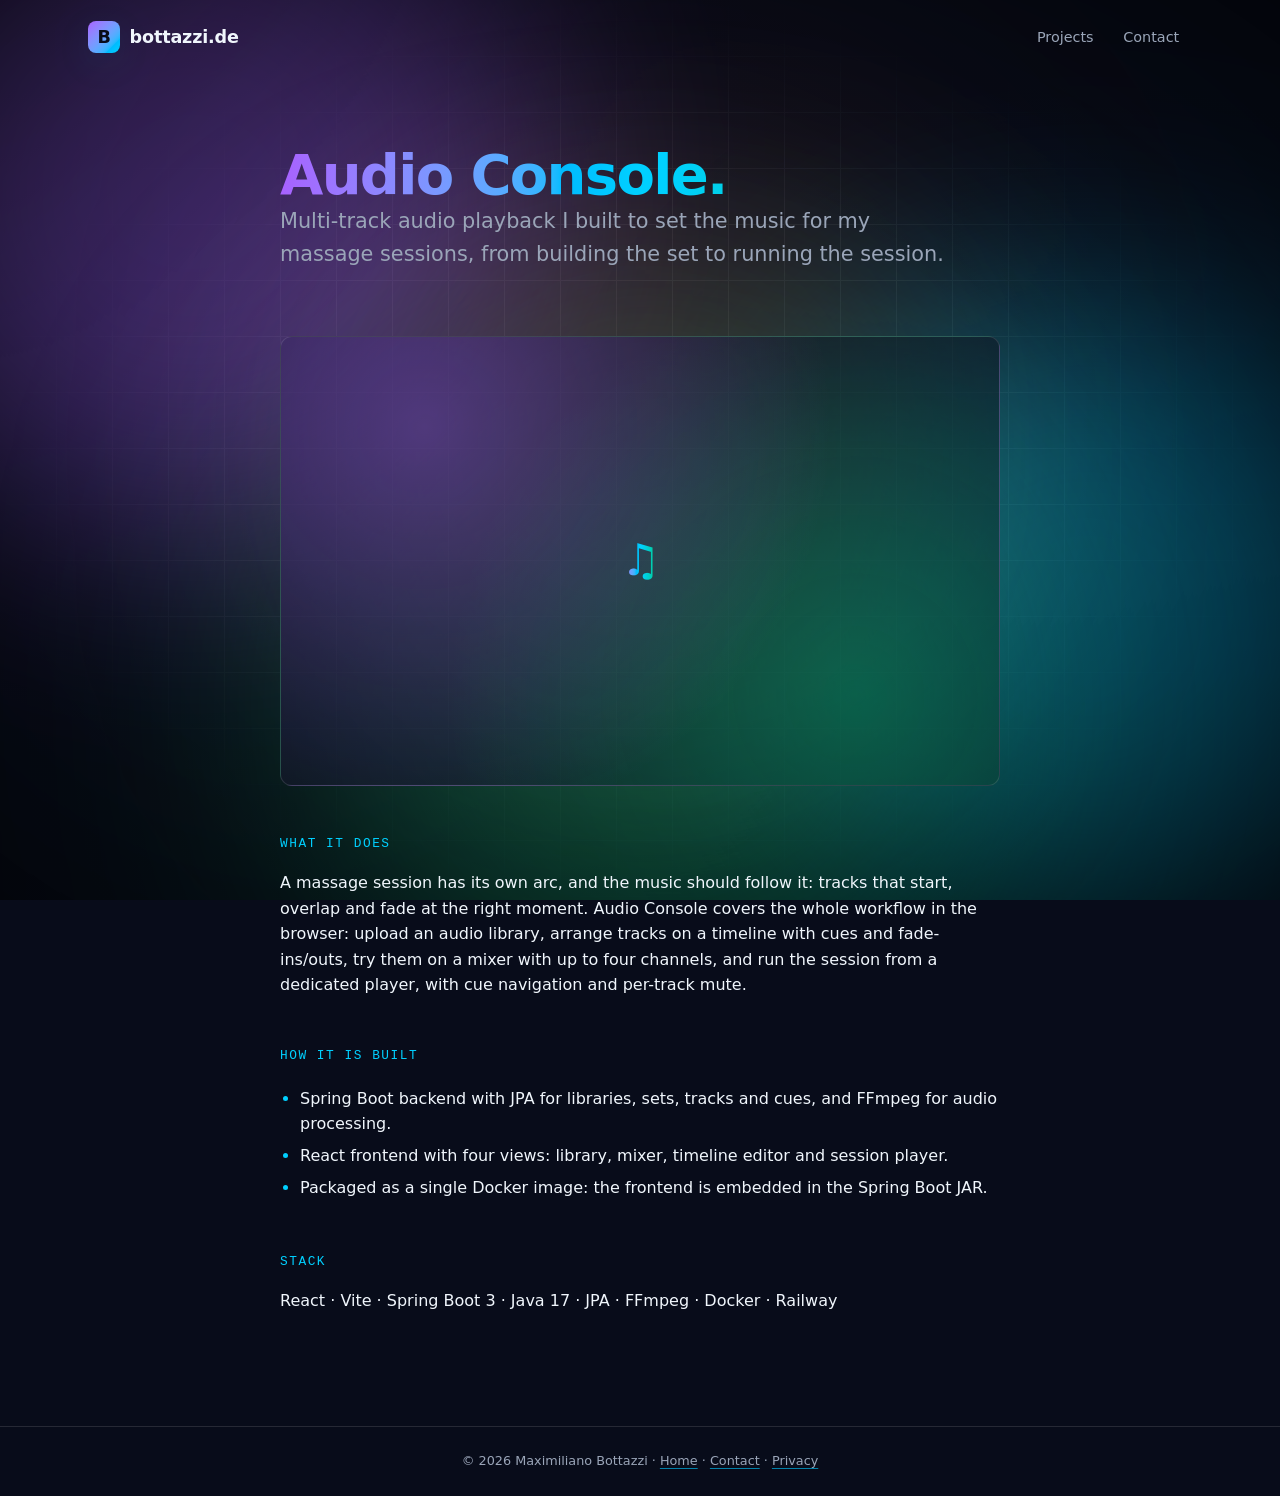
<file: projects/audio-console.html>
<!doctype html>
<html lang="en">
<head>
  <meta charset="utf-8">
  <meta name="viewport" content="width=device-width, initial-scale=1">
  <title>Audio Console — Maximiliano Bottazzi</title>
  <meta name="description" content="Multi-track audio playback built to set the music for massage sessions, from building the set to running the session.">
  <meta name="robots" content="noindex, nofollow, noarchive">
  <link rel="icon" href="data:image/svg+xml,<svg xmlns='http://www.w3.org/2000/svg' viewBox='0 0 100 100'><defs><linearGradient id='g' x1='0' y1='0' x2='1' y2='1'><stop offset='0' stop-color='%23a855f7'/><stop offset='1' stop-color='%2338bdf8'/></linearGradient></defs><rect width='100' height='100' rx='24' fill='url(%23g)'/><text x='50' y='70' font-family='system-ui,sans-serif' font-size='60' font-weight='700' text-anchor='middle' fill='%23141625'>B</text></svg>">
  <link rel="stylesheet" href="/style.css?v=3">
</head>
<body>
  <div class="aurora" aria-hidden="true"><i></i><i></i><i></i><i></i></div>
  <header class="site-header">
    <a class="brand" href="/">bottazzi.de</a>
    <nav><a href="/#projects">Projects</a><a href="/contact.html">Contact</a></nav>
  </header>
  <main class="page project">
    <h1>Audio Console<span>.</span></h1>
    <p class="lead">Multi-track audio playback I built to set the music for my massage sessions, from building the set to running the session.</p>
    <p class="links">
      <!-- GitHub: add the repository link once it is public -->
    </p>

    <div class="thumb shot" aria-hidden="true"><span>♫</span></div>

    <section>
      <h2>What it does</h2>
      <p>A massage session has its own arc, and the music should follow it: tracks that start, overlap and fade at the right moment. Audio Console covers the whole workflow in the browser: upload an audio library, arrange tracks on a timeline with cues and fade-ins/outs, try them on a mixer with up to four channels, and run the session from a dedicated player, with cue navigation and per-track mute.</p>
    </section>

    <section>
      <h2>How it is built</h2>
      <ul class="points">
        <li>Spring Boot backend with JPA for libraries, sets, tracks and cues, and FFmpeg for audio processing.</li>
        <li>React frontend with four views: library, mixer, timeline editor and session player.</li>
        <li>Packaged as a single Docker image: the frontend is embedded in the Spring Boot JAR.</li>
      </ul>
    </section>

    <section>
      <h2>Stack</h2>
      <p>React · Vite · Spring Boot 3 · Java 17 · JPA · FFmpeg · Docker · Railway</p>
    </section>

  </main>

  <footer>© 2026 Maximiliano Bottazzi · <a href="/">Home</a> · <a href="/contact.html">Contact</a> · <a href="/privacy.html">Privacy</a></footer>
</body>
</html>
</file>
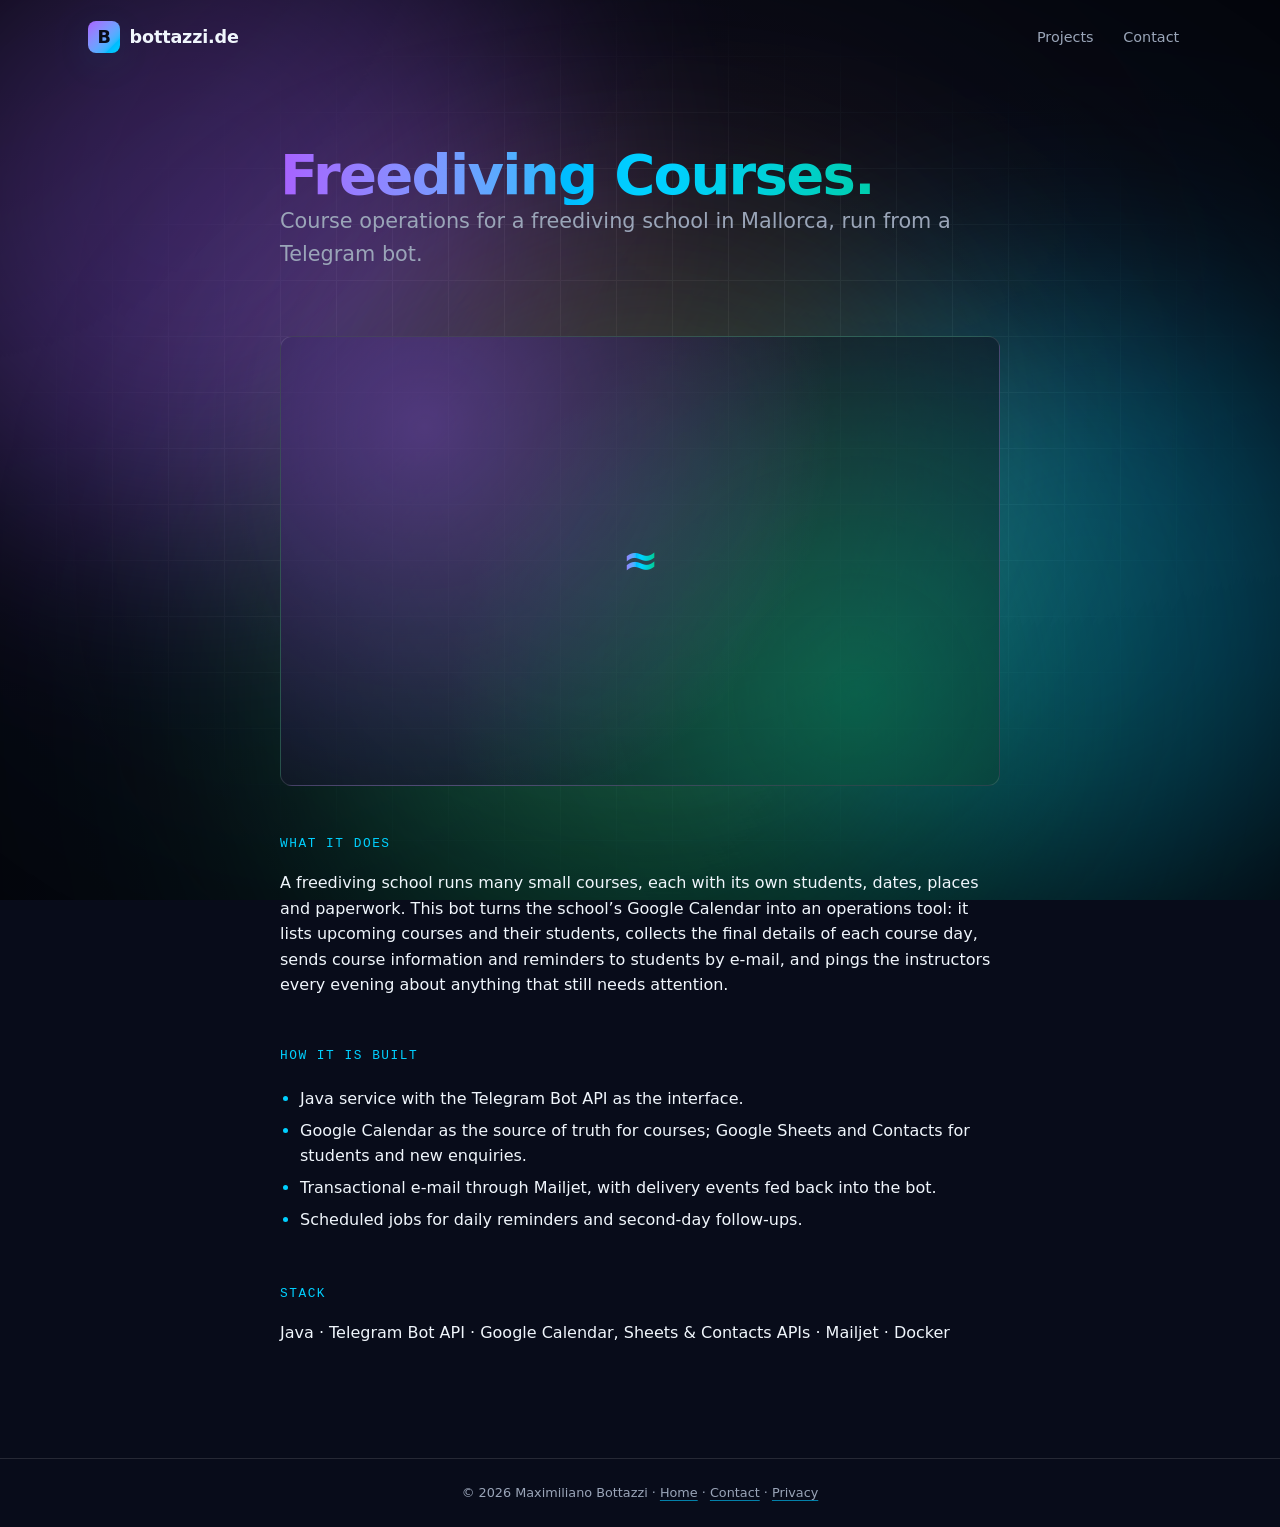
<file: projects/freediving-courses.html>
<!doctype html>
<html lang="en">
<head>
  <meta charset="utf-8">
  <meta name="viewport" content="width=device-width, initial-scale=1">
  <title>Freediving Courses — Maximiliano Bottazzi</title>
  <meta name="description" content="Course operations for a freediving school in Mallorca, run from a Telegram bot.">
  <meta name="robots" content="noindex, nofollow, noarchive">
  <link rel="icon" href="data:image/svg+xml,<svg xmlns='http://www.w3.org/2000/svg' viewBox='0 0 100 100'><defs><linearGradient id='g' x1='0' y1='0' x2='1' y2='1'><stop offset='0' stop-color='%23a855f7'/><stop offset='1' stop-color='%2338bdf8'/></linearGradient></defs><rect width='100' height='100' rx='24' fill='url(%23g)'/><text x='50' y='70' font-family='system-ui,sans-serif' font-size='60' font-weight='700' text-anchor='middle' fill='%23141625'>B</text></svg>">
  <link rel="stylesheet" href="/style.css?v=3">
</head>
<body>
  <div class="aurora" aria-hidden="true"><i></i><i></i><i></i><i></i></div>
  <header class="site-header">
    <a class="brand" href="/">bottazzi.de</a>
    <nav><a href="/#projects">Projects</a><a href="/contact.html">Contact</a></nav>
  </header>
  <main class="page project">
    <h1>Freediving Courses<span>.</span></h1>
    <p class="lead">Course operations for a freediving school in Mallorca, run from a Telegram bot.</p>
    <p class="links">
      <!-- GitHub: add the repository link once it is public -->
    </p>

    <div class="thumb shot" aria-hidden="true"><span>≈</span></div>

    <section>
      <h2>What it does</h2>
      <p>A freediving school runs many small courses, each with its own students, dates, places and paperwork. This bot turns the school’s Google Calendar into an operations tool: it lists upcoming courses and their students, collects the final details of each course day, sends course information and reminders to students by e-mail, and pings the instructors every evening about anything that still needs attention.</p>
    </section>

    <section>
      <h2>How it is built</h2>
      <ul class="points">
        <li>Java service with the Telegram Bot API as the interface.</li>
        <li>Google Calendar as the source of truth for courses; Google Sheets and Contacts for students and new enquiries.</li>
        <li>Transactional e-mail through Mailjet, with delivery events fed back into the bot.</li>
        <li>Scheduled jobs for daily reminders and second-day follow-ups.</li>
      </ul>
    </section>

    <section>
      <h2>Stack</h2>
      <p>Java · Telegram Bot API · Google Calendar, Sheets &amp; Contacts APIs · Mailjet · Docker</p>
    </section>

  </main>

  <footer>© 2026 Maximiliano Bottazzi · <a href="/">Home</a> · <a href="/contact.html">Contact</a> · <a href="/privacy.html">Privacy</a></footer>
</body>
</html>
</file>
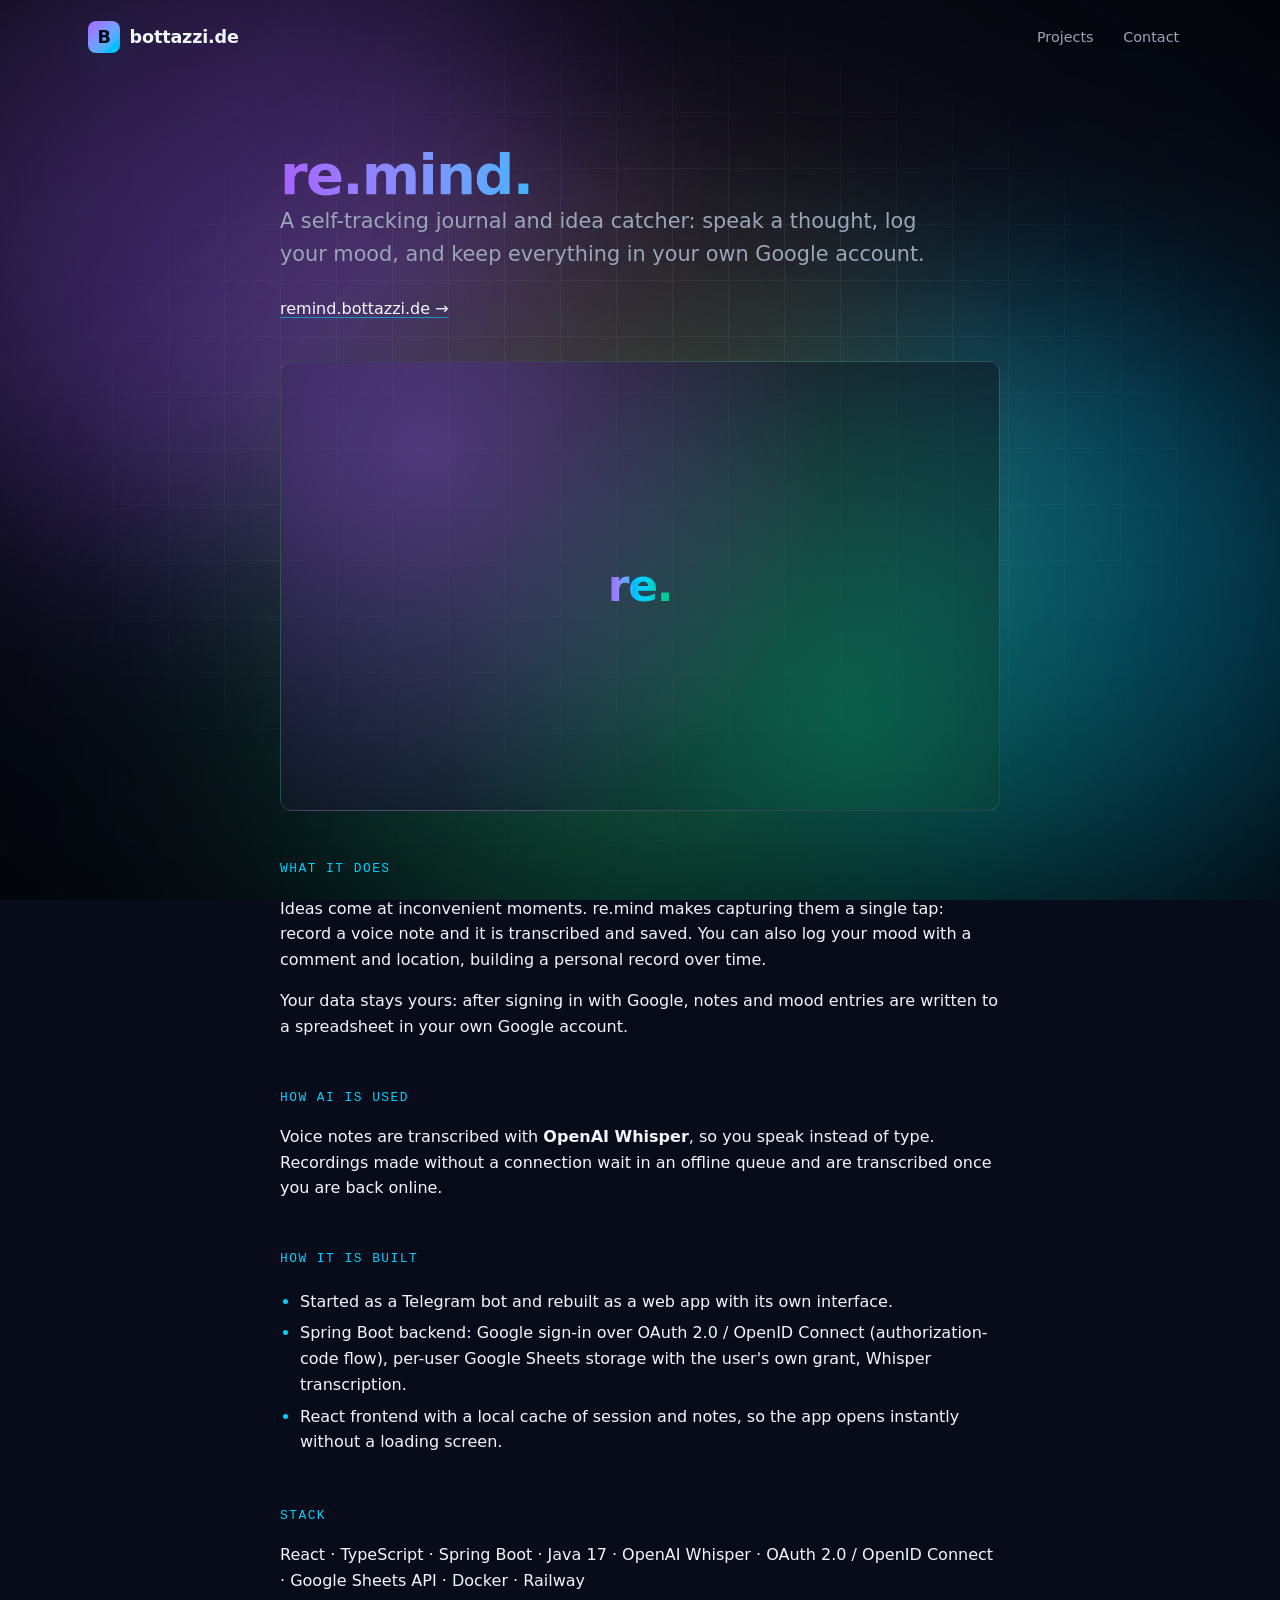
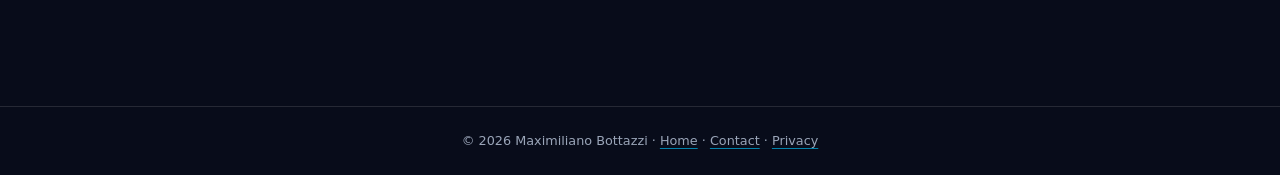
<file: projects/remind.html>
<!doctype html>
<html lang="en">
<head>
  <meta charset="utf-8">
  <meta name="viewport" content="width=device-width, initial-scale=1">
  <title>re.mind — Maximiliano Bottazzi</title>
  <meta name="description" content="A self-tracking journal and idea catcher: speak a thought, log your mood, and keep everything in your own Google account.">
  <meta name="robots" content="noindex, nofollow, noarchive">
  <link rel="icon" href="data:image/svg+xml,<svg xmlns='http://www.w3.org/2000/svg' viewBox='0 0 100 100'><defs><linearGradient id='g' x1='0' y1='0' x2='1' y2='1'><stop offset='0' stop-color='%23a855f7'/><stop offset='1' stop-color='%2338bdf8'/></linearGradient></defs><rect width='100' height='100' rx='24' fill='url(%23g)'/><text x='50' y='70' font-family='system-ui,sans-serif' font-size='60' font-weight='700' text-anchor='middle' fill='%23141625'>B</text></svg>">
  <link rel="stylesheet" href="/style.css?v=3">
</head>
<body>
  <div class="aurora" aria-hidden="true"><i></i><i></i><i></i><i></i></div>
  <header class="site-header">
    <a class="brand" href="/">bottazzi.de</a>
    <nav><a href="/#projects">Projects</a><a href="/contact.html">Contact</a></nav>
  </header>
  <main class="page project">
    <h1>re.mind<span>.</span></h1>
    <p class="lead">A self-tracking journal and idea catcher: speak a thought, log your mood, and keep everything in your own Google account.</p>
    <p class="links">
      <a href="https://remind.bottazzi.de">remind.bottazzi.de →</a>
      <!-- GitHub: add the repository link once it is public -->
    </p>

    <div class="thumb shot" aria-hidden="true"><span>re.</span></div>

    <section>
      <h2>What it does</h2>
      <p>Ideas come at inconvenient moments. re.mind makes capturing them a single tap: record a voice note and it is transcribed and saved. You can also log your mood with a comment and location, building a personal record over time.</p>
      <p>Your data stays yours: after signing in with Google, notes and mood entries are written to a spreadsheet in your own Google account.</p>
    </section>

    <section>
      <h2>How AI is used</h2>
      <p>Voice notes are transcribed with <strong>OpenAI Whisper</strong>, so you speak instead of type. Recordings made without a connection wait in an offline queue and are transcribed once you are back online.</p>
    </section>

    <section>
      <h2>How it is built</h2>
      <ul class="points">
        <li>Started as a Telegram bot and rebuilt as a web app with its own interface.</li>
        <li>Spring Boot backend: Google sign-in over OAuth 2.0 / OpenID Connect (authorization-code flow), per-user Google Sheets storage with the user's own grant, Whisper transcription.</li>
        <li>React frontend with a local cache of session and notes, so the app opens instantly without a loading screen.</li>
      </ul>
    </section>

    <section>
      <h2>Stack</h2>
      <p>React · TypeScript · Spring Boot · Java 17 · OpenAI Whisper · OAuth 2.0 / OpenID Connect · Google Sheets API · Docker · Railway</p>
    </section>

  </main>

  <footer>© 2026 Maximiliano Bottazzi · <a href="/">Home</a> · <a href="/contact.html">Contact</a> · <a href="/privacy.html">Privacy</a></footer>
</body>
</html>
</file>
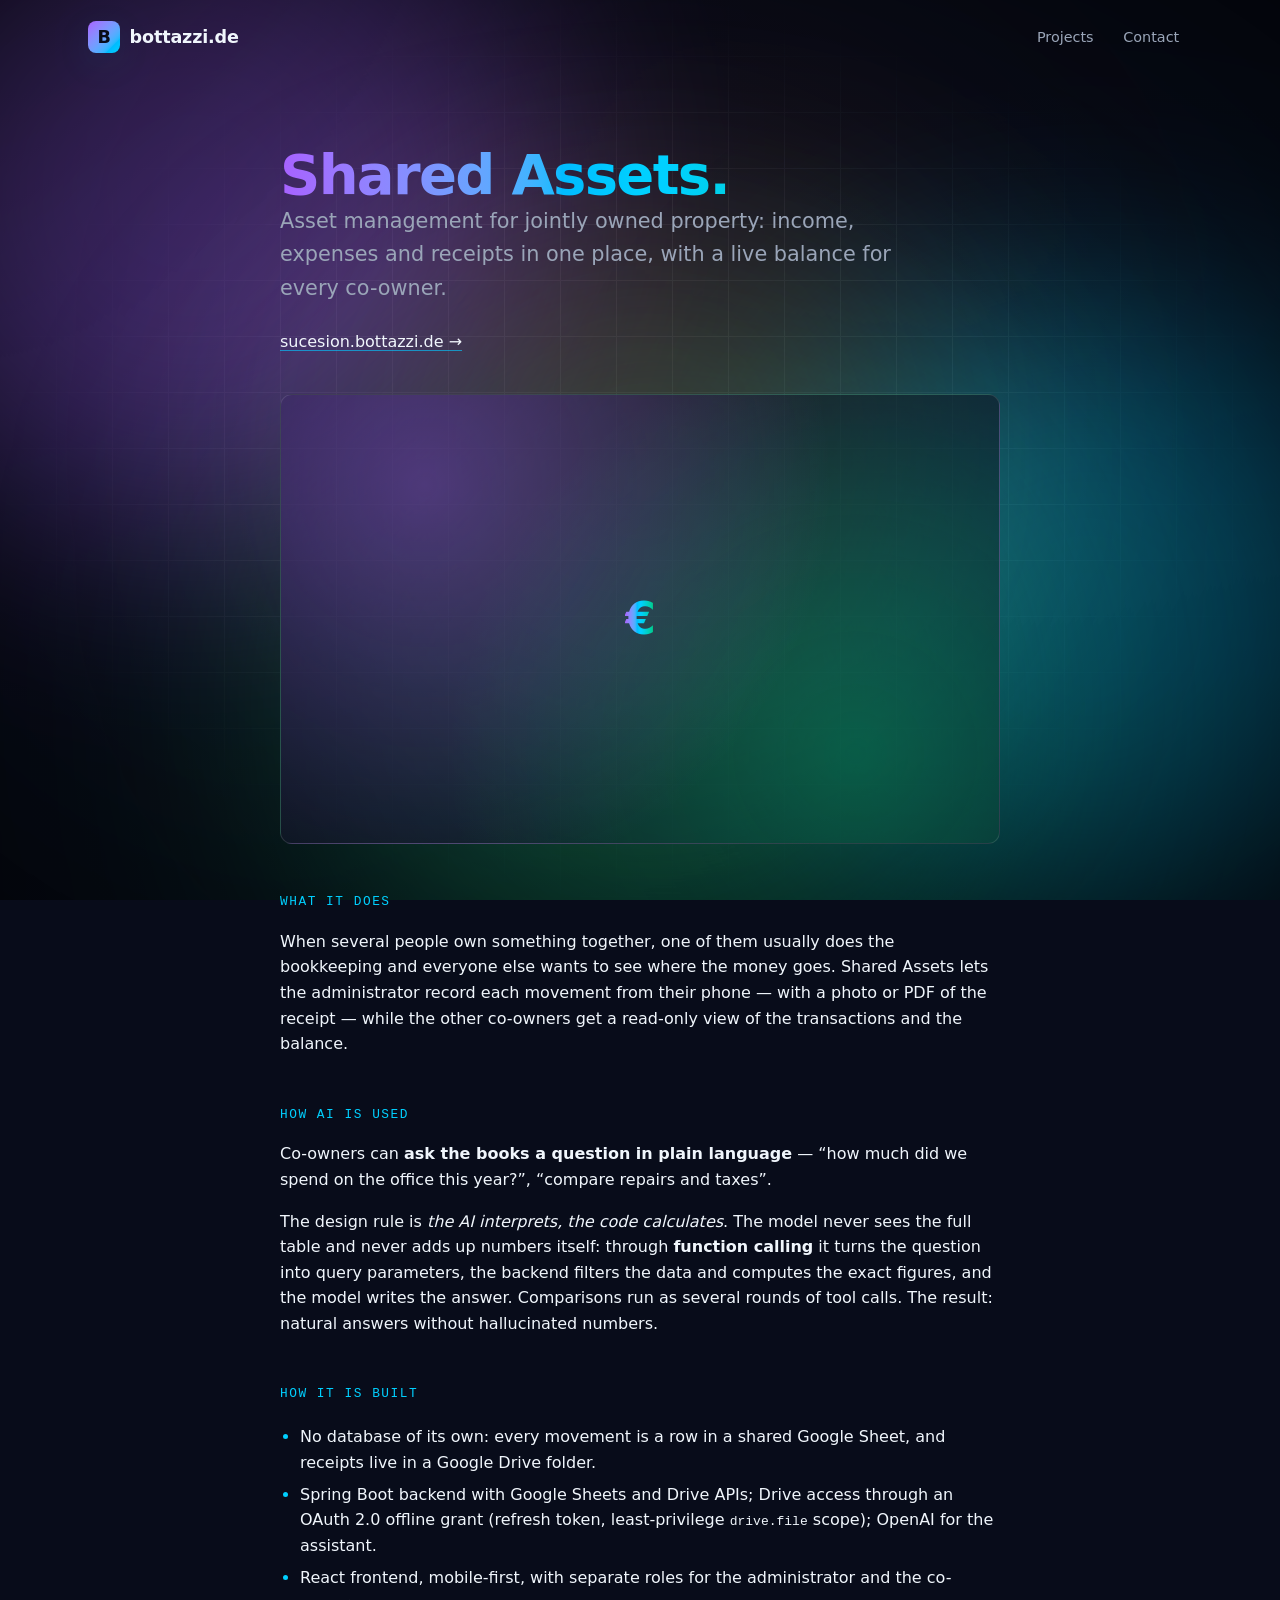
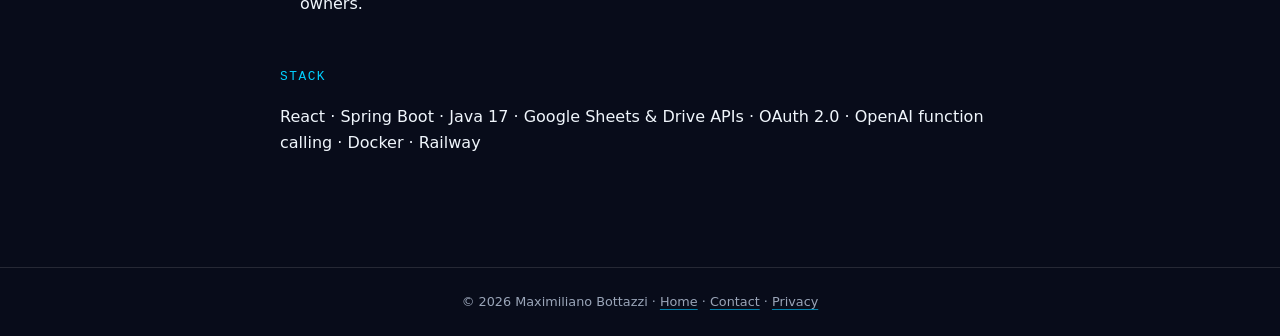
<file: projects/shared-assets.html>
<!doctype html>
<html lang="en">
<head>
  <meta charset="utf-8">
  <meta name="viewport" content="width=device-width, initial-scale=1">
  <title>Shared Assets — Maximiliano Bottazzi</title>
  <meta name="description" content="Asset management for jointly owned property: income, expenses and receipts in one place, with a live balance for every co-owner.">
  <meta name="robots" content="noindex, nofollow, noarchive">
  <link rel="icon" href="data:image/svg+xml,<svg xmlns='http://www.w3.org/2000/svg' viewBox='0 0 100 100'><defs><linearGradient id='g' x1='0' y1='0' x2='1' y2='1'><stop offset='0' stop-color='%23a855f7'/><stop offset='1' stop-color='%2338bdf8'/></linearGradient></defs><rect width='100' height='100' rx='24' fill='url(%23g)'/><text x='50' y='70' font-family='system-ui,sans-serif' font-size='60' font-weight='700' text-anchor='middle' fill='%23141625'>B</text></svg>">
  <link rel="stylesheet" href="/style.css?v=3">
</head>
<body>
  <div class="aurora" aria-hidden="true"><i></i><i></i><i></i><i></i></div>
  <header class="site-header">
    <a class="brand" href="/">bottazzi.de</a>
    <nav><a href="/#projects">Projects</a><a href="/contact.html">Contact</a></nav>
  </header>
  <main class="page project">
    <h1>Shared Assets<span>.</span></h1>
    <p class="lead">Asset management for jointly owned property: income, expenses and receipts in one place, with a live balance for every co-owner.</p>
    <p class="links">
      <a href="https://sucesion.bottazzi.de">sucesion.bottazzi.de →</a>
      <!-- GitHub: add the repository link once it is public -->
    </p>

    <div class="thumb shot" aria-hidden="true"><span>€</span></div>

    <section>
      <h2>What it does</h2>
      <p>When several people own something together, one of them usually does the bookkeeping and everyone else wants to see where the money goes. Shared Assets lets the administrator record each movement from their phone — with a photo or PDF of the receipt — while the other co-owners get a read-only view of the transactions and the balance.</p>
    </section>

    <section>
      <h2>How AI is used</h2>
      <p>Co-owners can <strong>ask the books a question in plain language</strong> — “how much did we spend on the office this year?”, “compare repairs and taxes”.</p>
      <p>The design rule is <em>the AI interprets, the code calculates</em>. The model never sees the full table and never adds up numbers itself: through <strong>function calling</strong> it turns the question into query parameters, the backend filters the data and computes the exact figures, and the model writes the answer. Comparisons run as several rounds of tool calls. The result: natural answers without hallucinated numbers.</p>
    </section>

    <section>
      <h2>How it is built</h2>
      <ul class="points">
        <li>No database of its own: every movement is a row in a shared Google Sheet, and receipts live in a Google Drive folder.</li>
        <li>Spring Boot backend with Google Sheets and Drive APIs; Drive access through an OAuth 2.0 offline grant (refresh token, least-privilege <code>drive.file</code> scope); OpenAI for the assistant.</li>
        <li>React frontend, mobile-first, with separate roles for the administrator and the co-owners.</li>
      </ul>
    </section>

    <section>
      <h2>Stack</h2>
      <p>React · Spring Boot · Java 17 · Google Sheets &amp; Drive APIs · OAuth 2.0 · OpenAI function calling · Docker · Railway</p>
    </section>

  </main>

  <footer>© 2026 Maximiliano Bottazzi · <a href="/">Home</a> · <a href="/contact.html">Contact</a> · <a href="/privacy.html">Privacy</a></footer>
</body>
</html>
</file>
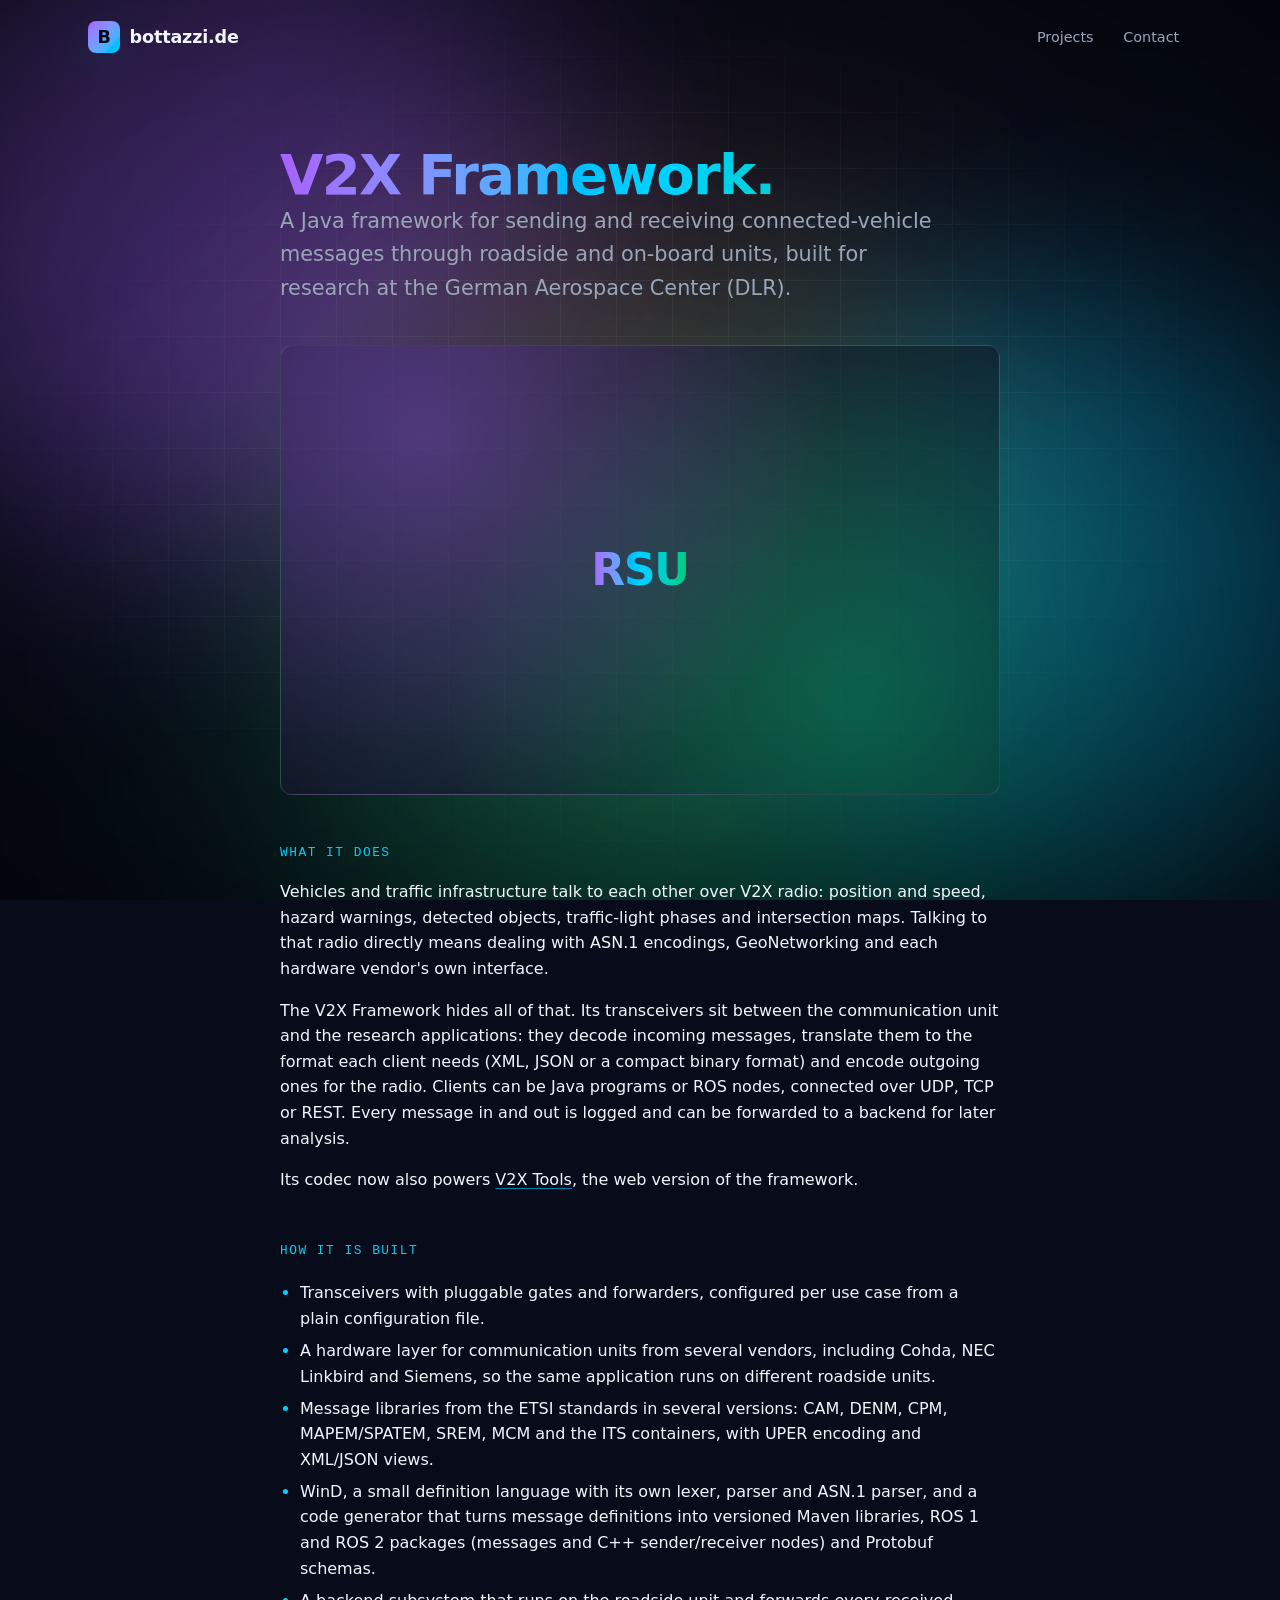
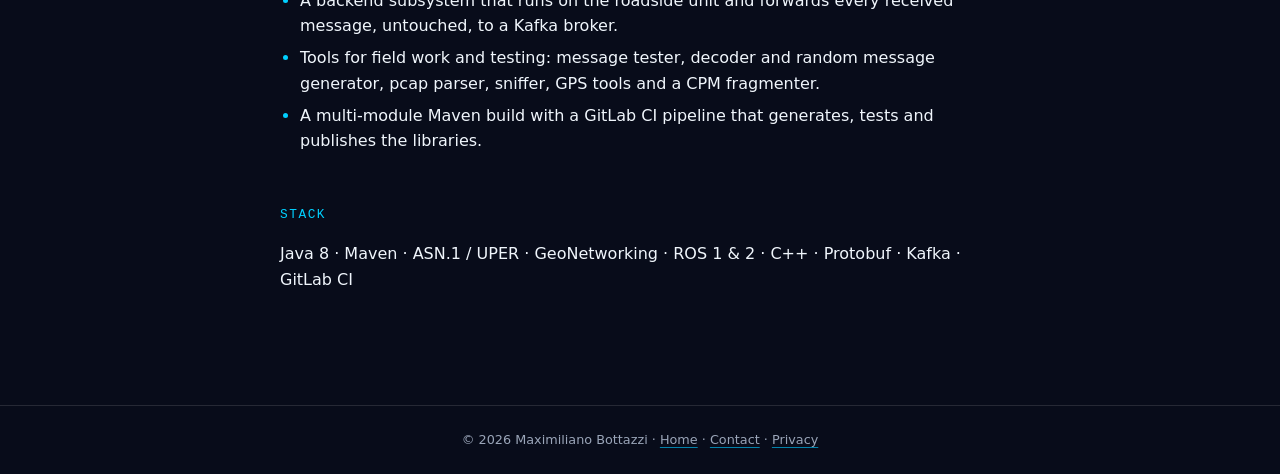
<file: projects/v2x-framework.html>
<!doctype html>
<html lang="en">
<head>
  <meta charset="utf-8">
  <meta name="viewport" content="width=device-width, initial-scale=1">
  <title>V2X Framework — Maximiliano Bottazzi</title>
  <meta name="description" content="A Java framework for sending and receiving V2X messages through roadside and on-board units, built at the German Aerospace Center (DLR).">
  <meta name="robots" content="noindex, nofollow, noarchive">
  <link rel="icon" href="data:image/svg+xml,<svg xmlns='http://www.w3.org/2000/svg' viewBox='0 0 100 100'><defs><linearGradient id='g' x1='0' y1='0' x2='1' y2='1'><stop offset='0' stop-color='%23a855f7'/><stop offset='1' stop-color='%2338bdf8'/></linearGradient></defs><rect width='100' height='100' rx='24' fill='url(%23g)'/><text x='50' y='70' font-family='system-ui,sans-serif' font-size='60' font-weight='700' text-anchor='middle' fill='%23141625'>B</text></svg>">
  <link rel="stylesheet" href="/style.css?v=3">
</head>
<body>
  <div class="aurora" aria-hidden="true"><i></i><i></i><i></i><i></i></div>
  <header class="site-header">
    <a class="brand" href="/">bottazzi.de</a>
    <nav><a href="/#projects">Projects</a><a href="/contact.html">Contact</a></nav>
  </header>
  <main class="page project">
    <h1>V2X Framework<span>.</span></h1>
    <p class="lead">A Java framework for sending and receiving connected-vehicle messages through roadside and on-board units, built for research at the German Aerospace Center (DLR).</p>

    <div class="thumb shot" aria-hidden="true"><span>RSU</span></div>

    <section>
      <h2>What it does</h2>
      <p>Vehicles and traffic infrastructure talk to each other over V2X radio: position and speed, hazard warnings, detected objects, traffic-light phases and intersection maps. Talking to that radio directly means dealing with ASN.1 encodings, GeoNetworking and each hardware vendor's own interface.</p>
      <p>The V2X Framework hides all of that. Its transceivers sit between the communication unit and the research applications: they decode incoming messages, translate them to the format each client needs (XML, JSON or a compact binary format) and encode outgoing ones for the radio. Clients can be Java programs or ROS nodes, connected over UDP, TCP or REST. Every message in and out is logged and can be forwarded to a backend for later analysis.</p>
      <p>Its codec now also powers <a href="/projects/v2x-tools.html">V2X Tools</a>, the web version of the framework.</p>
    </section>

    <section>
      <h2>How it is built</h2>
      <ul class="points">
        <li>Transceivers with pluggable gates and forwarders, configured per use case from a plain configuration file.</li>
        <li>A hardware layer for communication units from several vendors, including Cohda, NEC Linkbird and Siemens, so the same application runs on different roadside units.</li>
        <li>Message libraries from the ETSI standards in several versions: CAM, DENM, CPM, MAPEM/SPATEM, SREM, MCM and the ITS containers, with UPER encoding and XML/JSON views.</li>
        <li>WinD, a small definition language with its own lexer, parser and ASN.1 parser, and a code generator that turns message definitions into versioned Maven libraries, ROS 1 and ROS 2 packages (messages and C++ sender/receiver nodes) and Protobuf schemas.</li>
        <li>A backend subsystem that runs on the roadside unit and forwards every received message, untouched, to a Kafka broker.</li>
        <li>Tools for field work and testing: message tester, decoder and random message generator, pcap parser, sniffer, GPS tools and a CPM fragmenter.</li>
        <li>A multi-module Maven build with a GitLab CI pipeline that generates, tests and publishes the libraries.</li>
      </ul>
    </section>

    <section>
      <h2>Stack</h2>
      <p>Java 8 · Maven · ASN.1 / UPER · GeoNetworking · ROS 1 &amp; 2 · C++ · Protobuf · Kafka · GitLab CI</p>
    </section>

  </main>

  <footer>© 2026 Maximiliano Bottazzi · <a href="/">Home</a> · <a href="/contact.html">Contact</a> · <a href="/privacy.html">Privacy</a></footer>
</body>
</html>
</file>
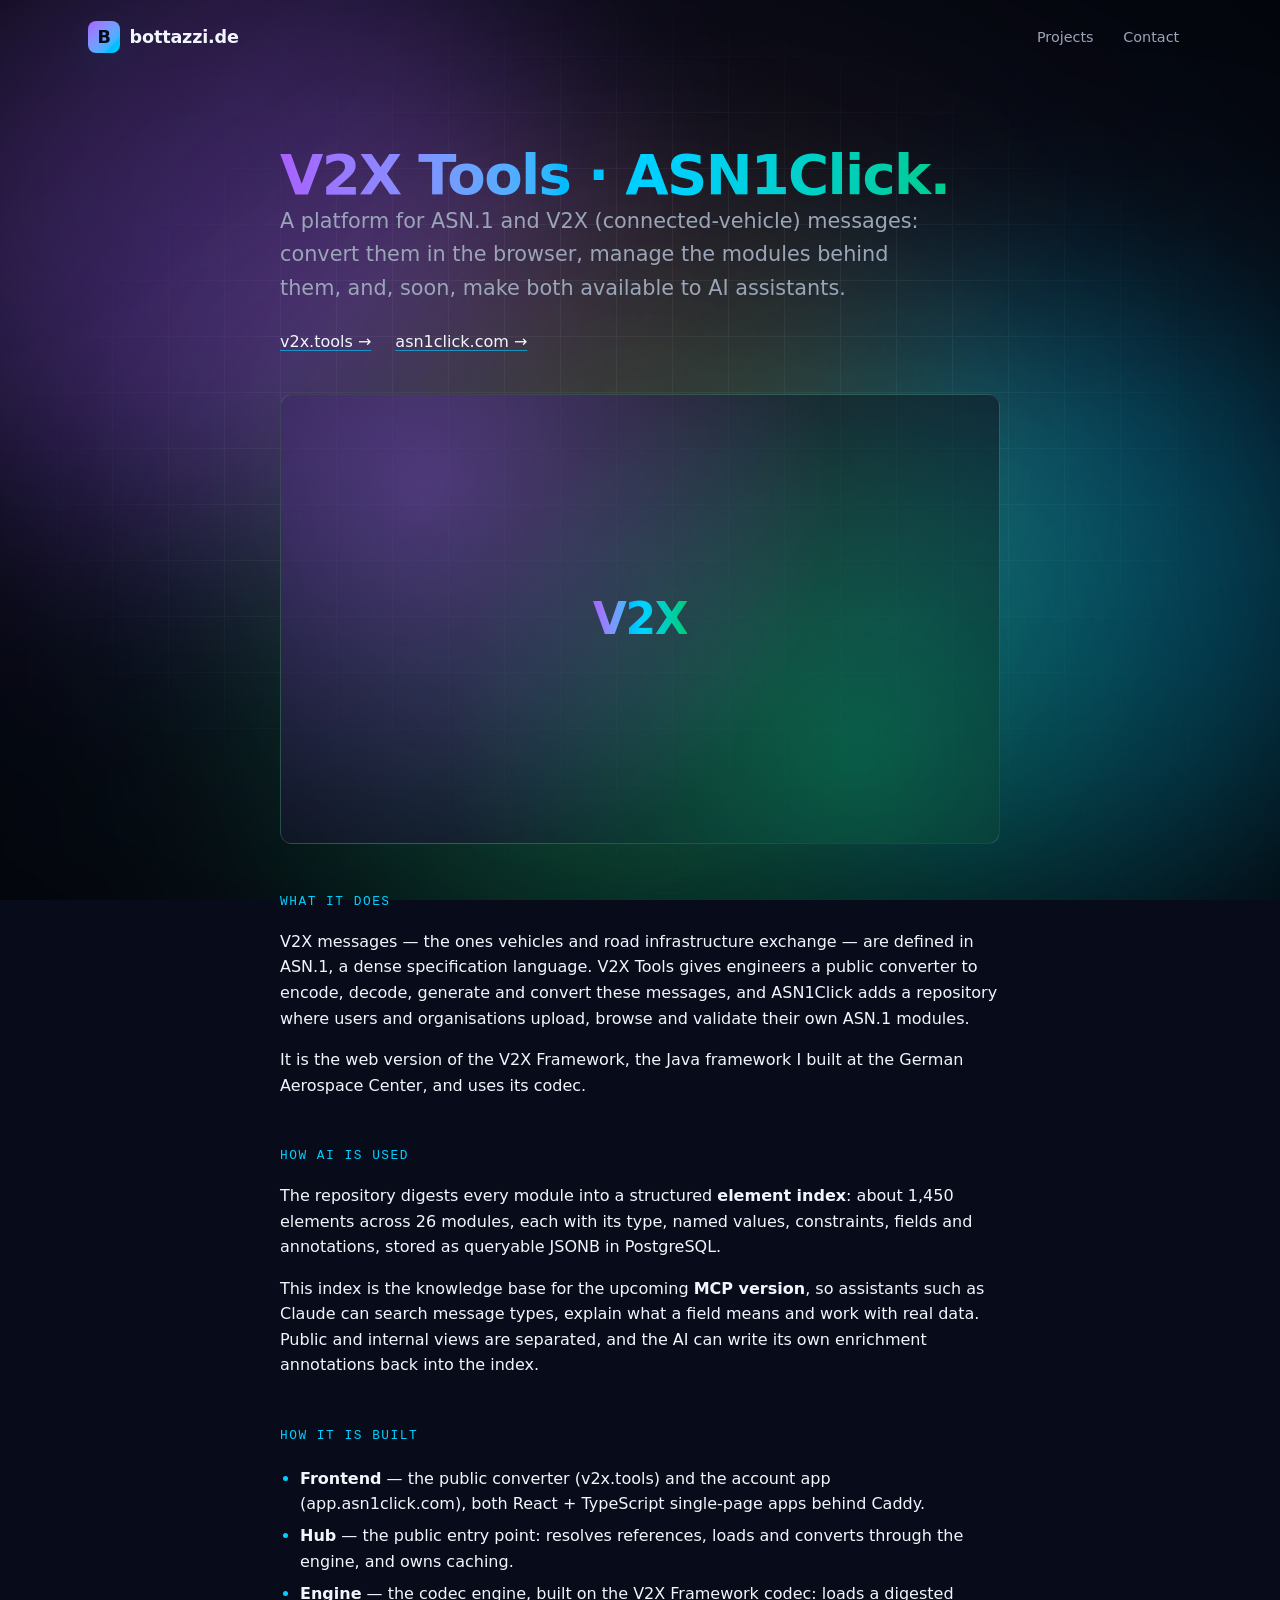
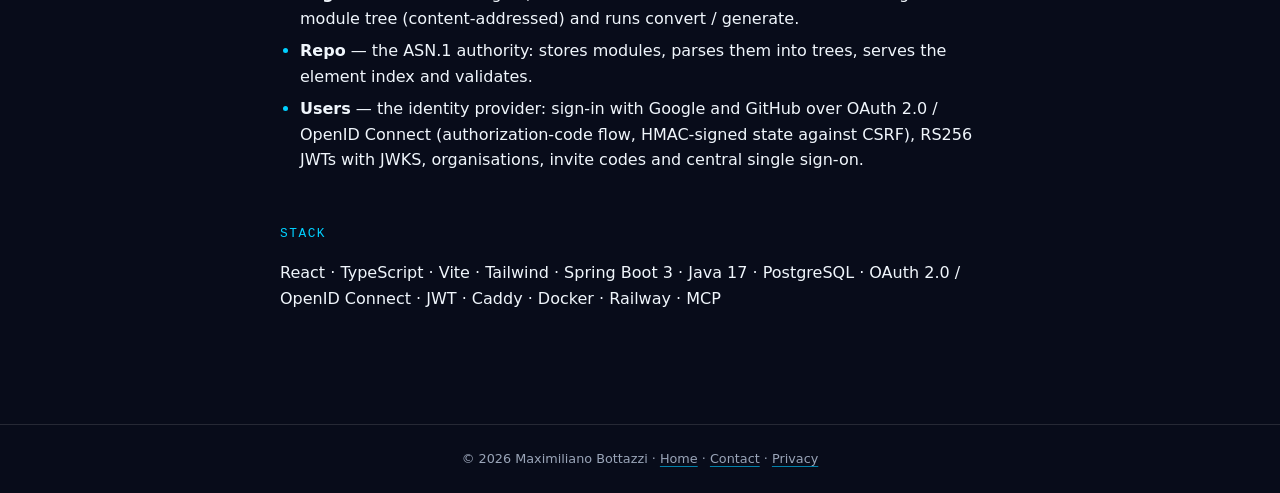
<file: projects/v2x-tools.html>
<!doctype html>
<html lang="en">
<head>
  <meta charset="utf-8">
  <meta name="viewport" content="width=device-width, initial-scale=1">
  <title>V2X Tools · ASN1Click — Maximiliano Bottazzi</title>
  <meta name="description" content="A platform for ASN.1 and V2X (connected-vehicle) messages: convert them in the browser, manage the modules behind them, and make both available to AI assistants.">
  <meta name="robots" content="noindex, nofollow, noarchive">
  <link rel="icon" href="data:image/svg+xml,<svg xmlns='http://www.w3.org/2000/svg' viewBox='0 0 100 100'><defs><linearGradient id='g' x1='0' y1='0' x2='1' y2='1'><stop offset='0' stop-color='%23a855f7'/><stop offset='1' stop-color='%2338bdf8'/></linearGradient></defs><rect width='100' height='100' rx='24' fill='url(%23g)'/><text x='50' y='70' font-family='system-ui,sans-serif' font-size='60' font-weight='700' text-anchor='middle' fill='%23141625'>B</text></svg>">
  <link rel="stylesheet" href="/style.css?v=3">
</head>
<body>
  <div class="aurora" aria-hidden="true"><i></i><i></i><i></i><i></i></div>
  <header class="site-header">
    <a class="brand" href="/">bottazzi.de</a>
    <nav><a href="/#projects">Projects</a><a href="/contact.html">Contact</a></nav>
  </header>
  <main class="page project">
    <h1>V2X Tools · ASN1Click<span>.</span></h1>
    <p class="lead">A platform for ASN.1 and V2X (connected-vehicle) messages: convert them in the browser, manage the modules behind them, and, soon, make both available to AI assistants.</p>
    <p class="links">
      <a href="https://v2x.tools">v2x.tools →</a>
      <a href="https://asn1click.com">asn1click.com →</a>
      <!-- GitHub: add the repository link once it is public -->
    </p>

    <div class="thumb shot" aria-hidden="true"><span>V2X</span></div>

    <section>
      <h2>What it does</h2>
      <p>V2X messages — the ones vehicles and road infrastructure exchange — are defined in ASN.1, a dense specification language. V2X Tools gives engineers a public converter to encode, decode, generate and convert these messages, and ASN1Click adds a repository where users and organisations upload, browse and validate their own ASN.1 modules.</p>
      <p>It is the web version of the V2X Framework, the Java framework I built at the German Aerospace Center, and uses its codec.</p>
    </section>

    <section>
      <h2>How AI is used</h2>
      <p>The repository digests every module into a structured <strong>element index</strong>: about 1,450 elements across 26 modules, each with its type, named values, constraints, fields and annotations, stored as queryable JSONB in PostgreSQL.</p>
      <p>This index is the knowledge base for the upcoming <strong>MCP version</strong>, so assistants such as Claude can search message types, explain what a field means and work with real data. Public and internal views are separated, and the AI can write its own enrichment annotations back into the index.</p>
    </section>

    <section>
      <h2>How it is built</h2>
      <ul class="points">
        <li><strong>Frontend</strong> — the public converter (v2x.tools) and the account app (app.asn1click.com), both React + TypeScript single-page apps behind Caddy.</li>
        <li><strong>Hub</strong> — the public entry point: resolves references, loads and converts through the engine, and owns caching.</li>
        <li><strong>Engine</strong> — the codec engine, built on the V2X Framework codec: loads a digested module tree (content-addressed) and runs convert / generate.</li>
        <li><strong>Repo</strong> — the ASN.1 authority: stores modules, parses them into trees, serves the element index and validates.</li>
        <li><strong>Users</strong> — the identity provider: sign-in with Google and GitHub over OAuth 2.0 / OpenID Connect (authorization-code flow, HMAC-signed state against CSRF), RS256 JWTs with JWKS, organisations, invite codes and central single sign-on.</li>
      </ul>
    </section>

    <section>
      <h2>Stack</h2>
      <p>React · TypeScript · Vite · Tailwind · Spring Boot 3 · Java 17 · PostgreSQL · OAuth 2.0 / OpenID Connect · JWT · Caddy · Docker · Railway · MCP</p>
    </section>

  </main>

  <footer>© 2026 Maximiliano Bottazzi · <a href="/">Home</a> · <a href="/contact.html">Contact</a> · <a href="/privacy.html">Privacy</a></footer>
</body>
</html>
</file>
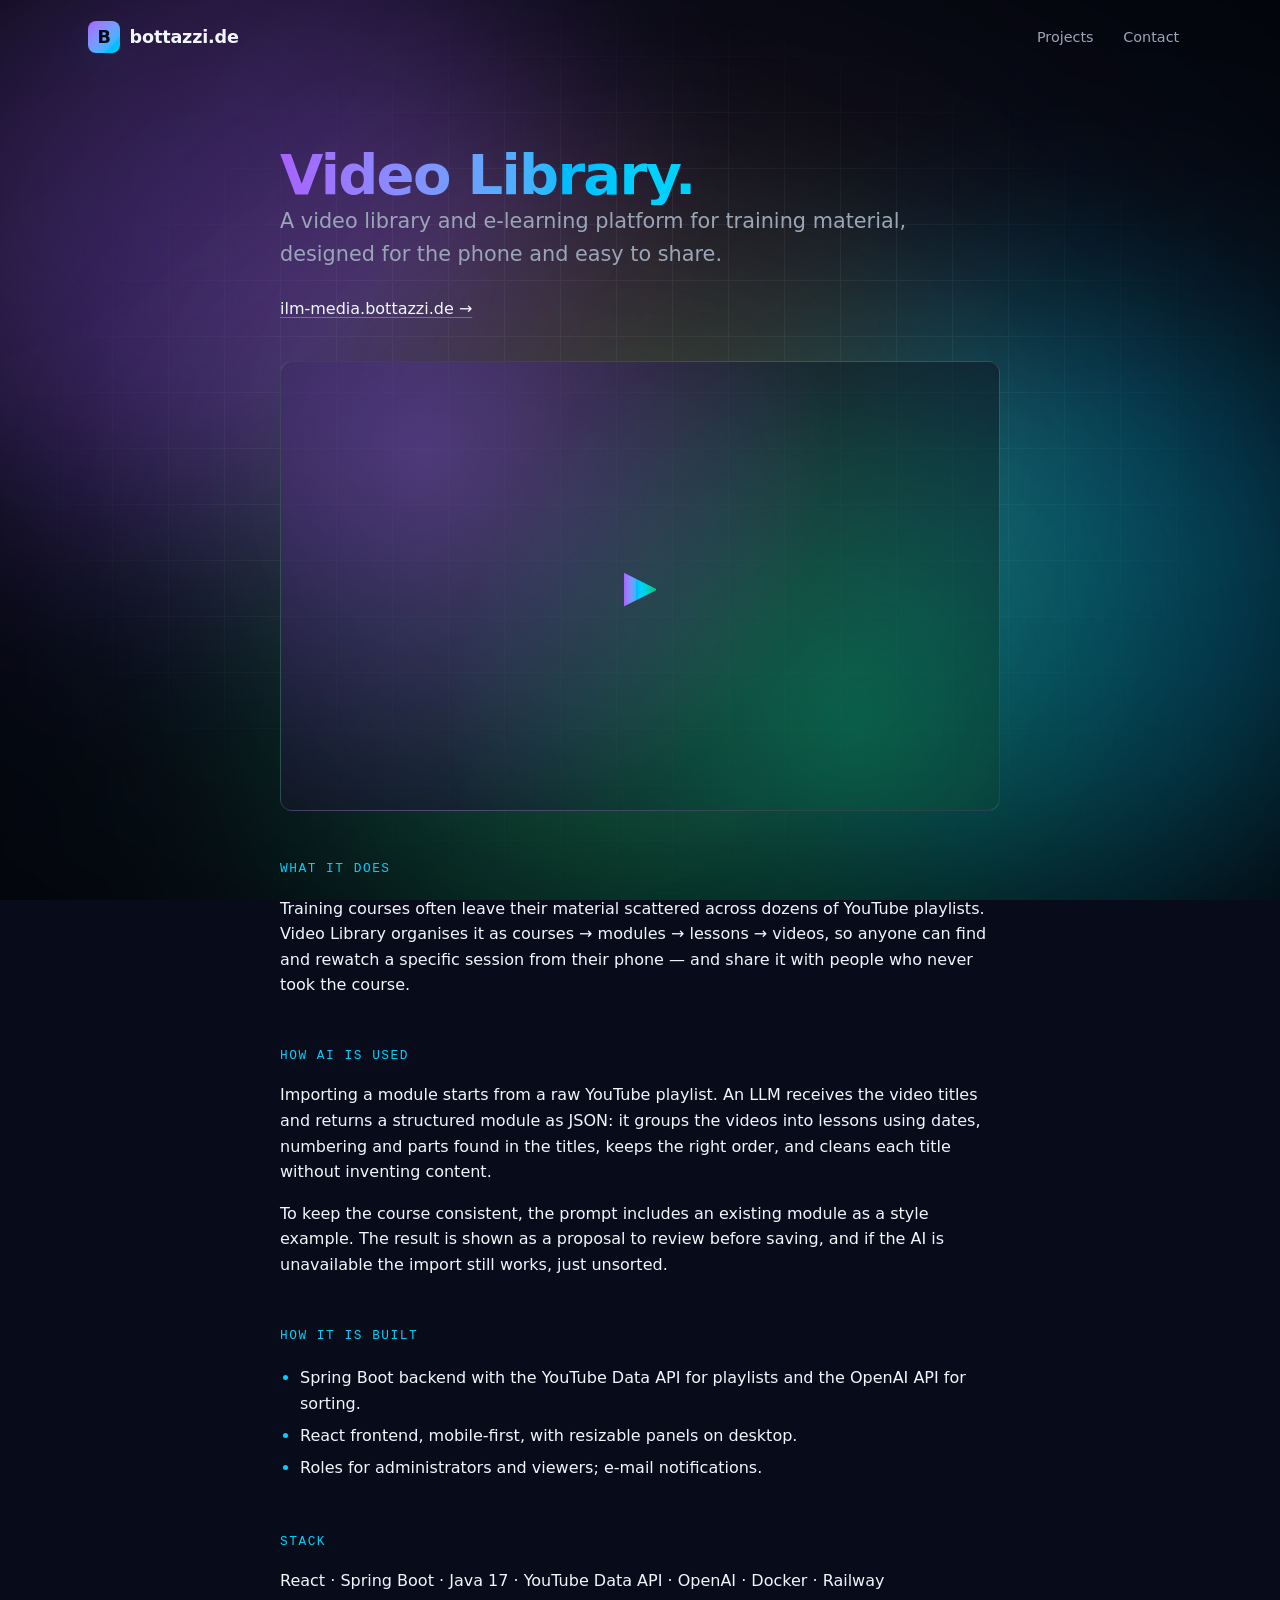
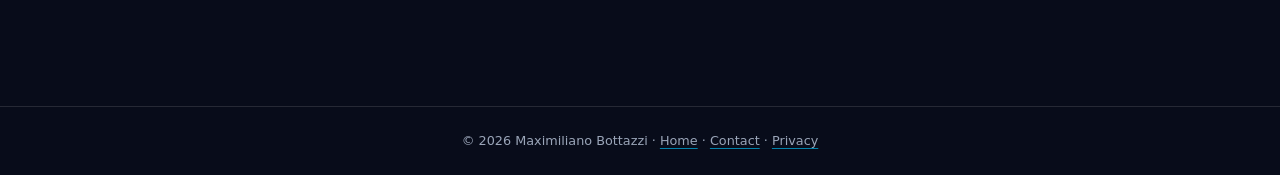
<file: projects/video-library.html>
<!doctype html>
<html lang="en">
<head>
  <meta charset="utf-8">
  <meta name="viewport" content="width=device-width, initial-scale=1">
  <title>Video Library — Maximiliano Bottazzi</title>
  <meta name="description" content="A video library and e-learning platform for training material, designed for the phone and easy to share.">
  <meta name="robots" content="noindex, nofollow, noarchive">
  <link rel="icon" href="data:image/svg+xml,<svg xmlns='http://www.w3.org/2000/svg' viewBox='0 0 100 100'><defs><linearGradient id='g' x1='0' y1='0' x2='1' y2='1'><stop offset='0' stop-color='%23a855f7'/><stop offset='1' stop-color='%2338bdf8'/></linearGradient></defs><rect width='100' height='100' rx='24' fill='url(%23g)'/><text x='50' y='70' font-family='system-ui,sans-serif' font-size='60' font-weight='700' text-anchor='middle' fill='%23141625'>B</text></svg>">
  <link rel="stylesheet" href="/style.css?v=3">
</head>
<body>
  <div class="aurora" aria-hidden="true"><i></i><i></i><i></i><i></i></div>
  <header class="site-header">
    <a class="brand" href="/">bottazzi.de</a>
    <nav><a href="/#projects">Projects</a><a href="/contact.html">Contact</a></nav>
  </header>
  <main class="page project">
    <h1>Video Library<span>.</span></h1>
    <p class="lead">A video library and e-learning platform for training material, designed for the phone and easy to share.</p>
    <p class="links">
      <a href="https://ilm-media.bottazzi.de">ilm-media.bottazzi.de →</a>
      <!-- GitHub: add the repository link once it is public -->
    </p>

    <div class="thumb shot" aria-hidden="true"><span>▶</span></div>

    <section>
      <h2>What it does</h2>
      <p>Training courses often leave their material scattered across dozens of YouTube playlists. Video Library organises it as courses → modules → lessons → videos, so anyone can find and rewatch a specific session from their phone — and share it with people who never took the course.</p>
    </section>

    <section>
      <h2>How AI is used</h2>
      <p>Importing a module starts from a raw YouTube playlist. An LLM receives the video titles and returns a structured module as JSON: it groups the videos into lessons using dates, numbering and parts found in the titles, keeps the right order, and cleans each title without inventing content.</p>
      <p>To keep the course consistent, the prompt includes an existing module as a style example. The result is shown as a proposal to review before saving, and if the AI is unavailable the import still works, just unsorted.</p>
    </section>

    <section>
      <h2>How it is built</h2>
      <ul class="points">
        <li>Spring Boot backend with the YouTube Data API for playlists and the OpenAI API for sorting.</li>
        <li>React frontend, mobile-first, with resizable panels on desktop.</li>
        <li>Roles for administrators and viewers; e-mail notifications.</li>
      </ul>
    </section>

    <section>
      <h2>Stack</h2>
      <p>React · Spring Boot · Java 17 · YouTube Data API · OpenAI · Docker · Railway</p>
    </section>

  </main>

  <footer>© 2026 Maximiliano Bottazzi · <a href="/">Home</a> · <a href="/contact.html">Contact</a> · <a href="/privacy.html">Privacy</a></footer>
</body>
</html>
</file>
<file: style.css>
/* Look and feel shared with asn1click.com: dark night background, animated
   aurora blobs, a faint grid, gradient headings and glass cards. */
:root {
  color-scheme: dark;
  --bg: oklch(0.16 0.03 270);
  --fg: oklch(0.97 0.01 250);
  --muted: oklch(0.72 0.03 260);
  --card: oklch(0.22 0.035 270 / 35%);
  --line: oklch(1 0 0 / 12%);
  --brand-1: oklch(0.65 0.23 300);   /* electric violet */
  --brand-2: oklch(0.78 0.19 220);   /* cyan blue */
  --brand-3: oklch(0.72 0.21 160);   /* teal / mint */
  --brand-4: oklch(0.72 0.21 30);    /* warm amber */
  --accent: var(--brand-2);
  --gradient: linear-gradient(90deg, var(--brand-1), var(--brand-2), var(--brand-3));
  --radius: 1rem;
}
* { box-sizing: border-box; }
html { -webkit-text-size-adjust: 100%; }
body {
  margin: 0;
  min-height: 100vh;
  display: flex;
  flex-direction: column;
  background: var(--bg);
  color: var(--fg);
  font-family: ui-sans-serif, system-ui, -apple-system, "Segoe UI", Roboto, sans-serif;
  line-height: 1.6;
  overflow-x: hidden;
}

/* Aurora background */
.aurora {
  position: fixed;
  inset: 0;
  z-index: -1;
  overflow: hidden;
  pointer-events: none;
}
.aurora i {
  position: absolute;
  border-radius: 50%;
  filter: blur(120px);
}
.aurora i:nth-child(1) { top: -10rem; left: -10rem; width: 55vw; height: 55vw; background: color-mix(in oklab, var(--brand-1) 40%, transparent); animation: aurora1 22s ease-in-out infinite; }
.aurora i:nth-child(2) { top: 33%; right: -8rem; width: 50vw; height: 50vw; background: color-mix(in oklab, var(--brand-2) 35%, transparent); animation: aurora2 28s ease-in-out infinite; }
.aurora i:nth-child(3) { bottom: -10rem; left: 25%; width: 55vw; height: 55vw; background: color-mix(in oklab, var(--brand-3) 40%, transparent); filter: blur(140px); animation: aurora3 32s ease-in-out infinite; }
.aurora i:nth-child(4) { top: 50%; left: 50%; width: 40vw; height: 40vw; background: color-mix(in oklab, var(--brand-4) 25%, transparent); filter: blur(140px); transform: translate(-50%, -50%); animation: aurora4 36s ease-in-out infinite; }
.aurora::before {
  content: "";
  position: absolute;
  inset: 0;
  opacity: 0.06;
  background-image:
    linear-gradient(var(--fg) 1px, transparent 1px),
    linear-gradient(90deg, var(--fg) 1px, transparent 1px);
  background-size: 56px 56px;
  -webkit-mask-image: radial-gradient(ellipse at center, black 40%, transparent 75%);
  mask-image: radial-gradient(ellipse at center, black 40%, transparent 75%);
}
.aurora::after {
  content: "";
  position: absolute;
  inset: 0;
  background: radial-gradient(ellipse at center, transparent 40%, rgba(0, 0, 0, 0.55) 100%);
}
@keyframes aurora1 {
  0%, 100% { transform: translate(0, 0) scale(1) rotate(0deg); opacity: 0.85; }
  25%  { transform: translate(18vw, 8vh) scale(1.2) rotate(20deg); opacity: 1; }
  50%  { transform: translate(10vw, 22vh) scale(0.95) rotate(-10deg); opacity: 0.7; }
  75%  { transform: translate(-8vw, 12vh) scale(1.15) rotate(15deg); opacity: 0.95; }
}
@keyframes aurora2 {
  0%, 100% { transform: translate(0, 0) scale(1.1) rotate(0deg); opacity: 0.8; }
  33%  { transform: translate(-16vw, 14vh) scale(0.9) rotate(-25deg); opacity: 1; }
  66%  { transform: translate(-6vw, -10vh) scale(1.25) rotate(18deg); opacity: 0.75; }
}
@keyframes aurora3 {
  0%, 100% { transform: translate(0, 0) scale(1) rotate(0deg); opacity: 0.9; }
  30%  { transform: translate(14vw, -14vh) scale(1.25) rotate(22deg); opacity: 1; }
  60%  { transform: translate(-10vw, -6vh) scale(0.95) rotate(-18deg); opacity: 0.7; }
}
@keyframes aurora4 {
  0%, 100% { transform: translate(-50%, -50%) scale(1) rotate(0deg); opacity: 0.7; }
  25%  { transform: translate(-35%, -60%) scale(1.3) rotate(30deg); opacity: 0.95; }
  50%  { transform: translate(-55%, -40%) scale(0.9) rotate(-20deg); opacity: 0.6; }
  75%  { transform: translate(-65%, -55%) scale(1.2) rotate(15deg); opacity: 0.9; }
}
@media (prefers-reduced-motion: reduce) {
  .aurora i { animation: none; }
}

/* Header */
.site-header {
  display: flex;
  align-items: center;
  justify-content: space-between;
  gap: 1rem;
  width: 100%;
  max-width: 72rem;
  margin: 0 auto;
  padding: 1.25rem 1.5rem;
}
.brand {
  display: flex;
  align-items: center;
  gap: 0.6rem;
  font-size: 1.1rem;
  font-weight: 600;
  letter-spacing: -0.01em;
  text-decoration: none;
}
.brand::before {
  content: "B";
  display: grid;
  place-items: center;
  width: 2rem;
  height: 2rem;
  border-radius: 0.5rem;
  background: linear-gradient(135deg, var(--brand-1), var(--brand-2));
  box-shadow: 0 10px 40px -10px color-mix(in oklab, var(--brand-2) 50%, transparent);
  color: var(--bg);
  font-weight: 700;
}
.site-header nav { display: flex; gap: 0.25rem; }
.site-header nav a {
  padding: 0.35rem 0.8rem;
  border-radius: 999px;
  font-size: 0.9rem;
  color: var(--muted);
  text-decoration: none;
}
.site-header nav a:hover { color: var(--fg); background: var(--card); }

main {
  flex: 1;
  width: 100%;
  max-width: 72rem;
  margin: 0 auto;
  padding: 4rem 1.5rem 6rem;
}

/* Hero */
.tag {
  display: inline-flex;
  align-items: center;
  gap: 0.5rem;
  padding: 0.25rem 0.75rem;
  border: 1px solid var(--line);
  border-radius: 999px;
  background: var(--card);
  backdrop-filter: blur(8px);
  font-size: 0.75rem;
  letter-spacing: 0.12em;
  text-transform: uppercase;
  color: var(--muted);
}
.tag::before {
  content: "";
  width: 0.4rem;
  height: 0.4rem;
  border-radius: 50%;
  background: var(--brand-2);
  animation: pulse 2s ease-in-out infinite;
}
@keyframes pulse { 50% { opacity: 0.4; } }
h1 {
  margin: 1.5rem 0 0;
  max-width: 56rem;
  font-size: clamp(2.75rem, 8vw, 4.75rem);
  font-weight: 600;
  line-height: 1.05;
  letter-spacing: -0.03em;
  background: var(--gradient);
  -webkit-background-clip: text;
  background-clip: text;
  color: transparent;
}
.lead {
  margin: 1.5rem 0 0;
  max-width: 42rem;
  font-size: clamp(1.1rem, 2.2vw, 1.3rem);
  color: var(--muted);
}

section { margin-top: 5rem; }
h2 {
  margin: 0 0 2rem;
  font-size: clamp(1.75rem, 4vw, 2.25rem);
  font-weight: 600;
  letter-spacing: -0.02em;
}
ul { list-style: none; margin: 0; padding: 0; }
a {
  color: var(--fg);
  text-decoration: underline;
  text-decoration-color: color-mix(in oklab, var(--accent) 60%, transparent);
  text-underline-offset: 0.2em;
}
a:hover { color: var(--accent); }

/* Glass card */
.card, .projects li {
  position: relative;
  overflow: hidden;
  border: 1px solid var(--line);
  border-radius: var(--radius);
  background: var(--card);
  backdrop-filter: blur(24px);
  -webkit-backdrop-filter: blur(24px);
  transition: border-color 0.2s;
}
.card::before, .projects li::before {
  content: "";
  position: absolute;
  top: -2.5rem;
  right: -2.5rem;
  width: 8rem;
  height: 8rem;
  border-radius: 50%;
  background: linear-gradient(135deg, color-mix(in oklab, var(--brand-1) 30%, transparent), color-mix(in oklab, var(--brand-3) 30%, transparent));
  filter: blur(32px);
  transition: transform 0.4s;
  pointer-events: none;
}
.projects li:hover { border-color: color-mix(in oklab, var(--brand-2) 40%, transparent); }
.projects li:hover::before { transform: scale(1.5); }

/* Project list */
.projects { display: grid; gap: 1rem; }
.projects li {
  display: grid;
  grid-template-columns: 16rem 1fr;
  gap: 1.75rem;
  align-items: start;
  padding: 1.5rem;
}
.projects li > * { position: relative; }
.kicker {
  margin: 0 0 0.35rem !important;
  font-family: ui-monospace, "SF Mono", Menlo, Consolas, monospace;
  font-size: 0.75rem !important;
  letter-spacing: 0.12em;
  text-transform: uppercase;
  color: var(--brand-2);
}
.cat {
  display: inline-block;
  margin-right: 0.5rem;
  padding: 0.15rem 0.55rem;
  border: 1px solid currentColor;
  border-radius: 999px;
  letter-spacing: 0.1em;
}
.cat.eng { color: var(--brand-3); }
.cat.ai { color: var(--brand-1); }
.cat.tools { color: var(--brand-4); }
.projects h3 { margin: 0 0 0.5rem; font-size: 1.5rem; font-weight: 600; line-height: 1.2; letter-spacing: -0.02em; }
.projects h3 a { text-decoration: none; }
.projects p { margin: 0; color: var(--muted); }
.projects .featured h3 { font-size: 2rem; }
.more { display: inline-block; margin-top: 1rem; font-size: 0.9rem; font-weight: 500; text-decoration: none; }
.thumb {
  display: grid;
  place-items: center;
  aspect-ratio: 16 / 10;
  overflow: hidden;
  border: 1px solid var(--line);
  border-radius: 0.75rem;
  background:
    radial-gradient(circle at 20% 20%, color-mix(in oklab, var(--brand-1) 35%, transparent), transparent 60%),
    radial-gradient(circle at 80% 80%, color-mix(in oklab, var(--brand-3) 30%, transparent), transparent 60%),
    oklch(0.2 0.035 270 / 60%);
  text-decoration: none;
}
.thumb img { width: 100%; height: 100%; object-fit: cover; object-position: top; }
.thumb span {
  font-size: 2.75rem;
  font-weight: 700;
  letter-spacing: -0.03em;
  background: var(--gradient);
  -webkit-background-clip: text;
  background-clip: text;
  color: transparent;
}
.stack {
  margin-top: 0.9rem !important;
  font-family: ui-monospace, "SF Mono", Menlo, Consolas, monospace;
  font-size: 0.78rem !important;
  color: var(--muted);
  opacity: 0.85;
}
@media (max-width: 44rem) {
  .projects li { grid-template-columns: 1fr; gap: 1.25rem; padding: 1.25rem; }
}

.contact-card { padding: 2rem; }
.contact-card p { position: relative; margin: 0; font-size: 1.15rem; }

footer {
  border-top: 1px solid var(--line);
  padding: 1.5rem;
  text-align: center;
  font-size: 0.8rem;
  color: var(--muted);
}
footer a { color: inherit; }

/* Text pages (privacy, contact, project details) */
.page { max-width: 48rem; padding-top: 3rem; }
.page h1 { font-size: clamp(2.25rem, 7vw, 3.5rem); }
.page section { margin-top: 3rem; }
.page h2 {
  margin: 0 0 1rem;
  font-family: ui-monospace, "SF Mono", Menlo, Consolas, monospace;
  font-size: 0.8rem;
  font-weight: 500;
  letter-spacing: 0.12em;
  text-transform: uppercase;
  color: var(--brand-2);
}
.page p { margin: 0 0 1rem; }
.page address { font-style: normal; margin: 0 0 1rem; }
.back { display: inline-block; font-size: 0.9rem; color: var(--muted); text-decoration: none; }
.empty { color: var(--muted); margin: 0; }

/* Project detail pages */
.project .links { display: flex; flex-wrap: wrap; gap: 0.5rem 1.5rem; margin: 1.5rem 0 0; }
.project .shot { margin-top: 2.5rem; }
.project ul.points { list-style: disc; padding-left: 1.25rem; margin: 0 0 1rem; }
.project ul.points li { padding: 0.2rem 0; }
.project ul.points li::marker { color: var(--brand-2); }

/* Contact form */
.field { margin-bottom: 1.5rem; }
.field label {
  display: block;
  margin-bottom: 0.4rem;
  font-family: ui-monospace, "SF Mono", Menlo, Consolas, monospace;
  font-size: 0.75rem;
  letter-spacing: 0.12em;
  text-transform: uppercase;
  color: var(--muted);
}
.field input, .field textarea {
  width: 100%;
  padding: 0.7rem 0.85rem;
  border: 1px solid var(--line);
  border-radius: 0.6rem;
  background: var(--card);
  backdrop-filter: blur(12px);
  color: var(--fg);
  font: inherit;
}
.field input:focus, .field textarea:focus {
  outline: 2px solid color-mix(in oklab, var(--brand-2) 60%, transparent);
  outline-offset: 1px;
}
.field textarea { resize: vertical; }
.cf-turnstile { margin-bottom: 1.5rem; }
button {
  padding: 0.7rem 1.5rem;
  border: 0;
  border-radius: 999px;
  background: linear-gradient(90deg, var(--brand-1), var(--brand-2));
  box-shadow: 0 10px 40px -10px color-mix(in oklab, var(--brand-2) 50%, transparent);
  color: var(--bg);
  font: inherit;
  font-weight: 600;
  cursor: pointer;
}
button:hover { opacity: 0.9; }
button:disabled { opacity: 0.5; cursor: not-allowed; }
.form-feedback { margin-top: 1.25rem; font-weight: 600; }
.form-feedback.error { color: var(--brand-4); }
.page .form-note { margin-top: 1.5rem; font-size: 0.85rem; color: var(--muted); }
</file>
<file: aftersix/style.css>
/* After Six — same look as bottazzi.de / asn1click.com (night background,
   aurora, grid, glass cards) with a warm palette and the logo's lime as accent. */
:root {
  color-scheme: dark;
  --bg: oklch(0.15 0.025 40);
  --fg: oklch(0.97 0.01 80);
  --muted: oklch(0.75 0.03 60);
  --card: oklch(0.22 0.035 40 / 35%);
  --line: oklch(1 0 0 / 12%);
  --brand-1: oklch(0.7 0.2 40);      /* orange */
  --brand-2: oklch(0.82 0.17 75);    /* amber */
  --brand-3: oklch(0.65 0.22 10);    /* rose red */
  --brand-4: oklch(0.6 0.22 340);    /* magenta */
  --lime: oklch(0.9 0.2 125);        /* the X in the logo */
  --gradient: linear-gradient(90deg, var(--brand-2), var(--brand-1), var(--brand-3));
  --radius: 1rem;
}
* { box-sizing: border-box; }
html { -webkit-text-size-adjust: 100%; scroll-behavior: smooth; }
body {
  margin: 0;
  min-height: 100vh;
  display: flex;
  flex-direction: column;
  background: var(--bg);
  color: var(--fg);
  font-family: ui-sans-serif, system-ui, -apple-system, "Segoe UI", Roboto, sans-serif;
  line-height: 1.6;
  overflow-x: hidden;
}

/* Aurora background */
.aurora { position: fixed; inset: 0; z-index: -1; overflow: hidden; pointer-events: none; }
.aurora i { position: absolute; border-radius: 50%; filter: blur(120px); }
.aurora i:nth-child(1) { top: -10rem; left: -10rem; width: 55vw; height: 55vw; background: color-mix(in oklab, var(--brand-1) 40%, transparent); animation: aurora1 22s ease-in-out infinite; }
.aurora i:nth-child(2) { top: 33%; right: -8rem; width: 50vw; height: 50vw; background: color-mix(in oklab, var(--blob) 32%, transparent); animation: aurora2 28s ease-in-out infinite, warm 16s ease-in-out infinite alternate; }
.aurora i:nth-child(3) { bottom: -10rem; left: 25%; width: 55vw; height: 55vw; background: color-mix(in oklab, var(--brand-3) 35%, transparent); filter: blur(140px); animation: aurora3 32s ease-in-out infinite; }
.aurora i:nth-child(4) { top: 50%; left: 50%; width: 40vw; height: 40vw; background: color-mix(in oklab, var(--brand-2) 25%, transparent); filter: blur(140px); transform: translate(-50%, -50%); animation: aurora4 36s ease-in-out infinite; }
.aurora::before {
  content: "";
  position: absolute;
  inset: 0;
  opacity: 0.06;
  background-image:
    linear-gradient(var(--fg) 1px, transparent 1px),
    linear-gradient(90deg, var(--fg) 1px, transparent 1px);
  background-size: 56px 56px;
  -webkit-mask-image: radial-gradient(ellipse at center, black 40%, transparent 75%);
  mask-image: radial-gradient(ellipse at center, black 40%, transparent 75%);
}
.aurora::after {
  content: "";
  position: absolute;
  inset: 0;
  background: radial-gradient(ellipse at center, transparent 40%, rgba(0, 0, 0, 0.55) 100%);
}
/* The purple blob slowly turns into a warm orange-yellow and back */
@property --blob {
  syntax: "<color>";
  inherits: false;
  initial-value: oklch(0.6 0.22 340);
}
@keyframes warm {
  0%   { --blob: oklch(0.6 0.22 340); }   /* magenta */
  50%  { --blob: oklch(0.7 0.2 40); }     /* orange */
  100% { --blob: oklch(0.84 0.17 80); }   /* warm yellow */
}
@keyframes aurora1 {
  0%, 100% { transform: translate(0, 0) scale(1) rotate(0deg); opacity: 0.85; }
  25%  { transform: translate(18vw, 8vh) scale(1.2) rotate(20deg); opacity: 1; }
  50%  { transform: translate(10vw, 22vh) scale(0.95) rotate(-10deg); opacity: 0.7; }
  75%  { transform: translate(-8vw, 12vh) scale(1.15) rotate(15deg); opacity: 0.95; }
}
@keyframes aurora2 {
  0%, 100% { transform: translate(0, 0) scale(1.1) rotate(0deg); opacity: 0.8; }
  33%  { transform: translate(-16vw, 14vh) scale(0.9) rotate(-25deg); opacity: 1; }
  66%  { transform: translate(-6vw, -10vh) scale(1.25) rotate(18deg); opacity: 0.75; }
}
@keyframes aurora3 {
  0%, 100% { transform: translate(0, 0) scale(1) rotate(0deg); opacity: 0.9; }
  30%  { transform: translate(14vw, -14vh) scale(1.25) rotate(22deg); opacity: 1; }
  60%  { transform: translate(-10vw, -6vh) scale(0.95) rotate(-18deg); opacity: 0.7; }
}
@keyframes aurora4 {
  0%, 100% { transform: translate(-50%, -50%) scale(1) rotate(0deg); opacity: 0.7; }
  25%  { transform: translate(-35%, -60%) scale(1.3) rotate(30deg); opacity: 0.95; }
  50%  { transform: translate(-55%, -40%) scale(0.9) rotate(-20deg); opacity: 0.6; }
  75%  { transform: translate(-65%, -55%) scale(1.2) rotate(15deg); opacity: 0.9; }
}
@media (prefers-reduced-motion: reduce) {
  .aurora i { animation: none; }
  html { scroll-behavior: auto; }
}

/* Header */
.site-header {
  display: flex;
  align-items: center;
  justify-content: flex-end;
  gap: 1rem;
  width: 100%;
  padding: 1.25rem 1.5rem;
}
.site-header nav { display: flex; gap: 0.25rem; }
.site-header nav a {
  padding: 0.35rem 0.8rem;
  border-radius: 999px;
  font-size: 0.9rem;
  color: var(--muted);
  text-decoration: none;
}
.site-header nav a:hover { color: var(--fg); background: var(--card); }
.lang {
  display: flex;
  padding: 0.15rem;
  border: 1px solid var(--line);
  border-radius: 999px;
  background: var(--card);
  backdrop-filter: blur(12px);
}
.lang button {
  padding: 0.25rem 0.65rem;
  border: 0;
  border-radius: 999px;
  background: none;
  color: var(--muted);
  font: inherit;
  font-size: 0.75rem;
  font-weight: 600;
  letter-spacing: 0.05em;
  cursor: pointer;
}
.lang button:hover { color: var(--fg); }
.lang button[aria-pressed="true"] { background: var(--fg); color: var(--bg); }
.login {
  padding: 0.4rem 1rem;
  border: 1px solid var(--line);
  border-radius: 999px;
  background: var(--card);
  backdrop-filter: blur(12px);
  font-size: 0.9rem;
  font-weight: 500;
  text-decoration: none;
  transition: border-color 0.2s;
}
.login:hover { border-color: color-mix(in oklab, var(--brand-2) 60%, transparent); }
.header-logo { margin-right: auto; }
.header-logo img { display: block; height: 2.2rem; width: auto; }

/* Login page (placeholder) */
.login-page { max-width: 28rem; padding-top: 3rem; }
.login-page h1 { font-size: clamp(2.5rem, 7vw, 3.25rem); margin-top: 1.25rem; line-height: 1.2; padding-bottom: 0.05em; }
.login-lead { margin: 0.75rem 0 0; color: var(--muted); }
.login-card { margin-top: 2rem; }
.login-card .btn { width: 100%; border: 0; font: inherit; font-weight: 600; cursor: pointer; }
.login-card .btn:disabled { opacity: 0.6; cursor: wait; }
.back { display: inline-block; margin-top: 2rem; font-size: 0.9rem; color: var(--muted); text-decoration: none; }
.back:hover { color: var(--fg); }

main {
  flex: 1;
  width: 100%;
  max-width: 72rem;
  margin: 0 auto;
  padding: 4rem 1.5rem 6rem;
}
a { color: var(--fg); }

/* Hero */
.hero { display: flex; flex-direction: column; align-items: center; text-align: center; padding-top: 2rem; }
.hero-logo { margin: 0; width: min(46rem, 100%); }
.hero-logo img {
  display: block;
  width: 100%;
  height: auto;
  filter:
    drop-shadow(0 0 32px color-mix(in oklab, var(--brand-1) 45%, transparent))
    drop-shadow(0 0 64px color-mix(in oklab, var(--lime) 15%, transparent));
}
.claim {
  margin: 3rem 0 0;
  font-size: clamp(1.6rem, 4vw, 2.6rem);
  font-weight: 700;
  line-height: 1.15;
  letter-spacing: -0.02em;
}
.hero .lead { margin-left: auto; margin-right: auto; }
.hero .actions { justify-content: center; }
.tag {
  display: inline-flex;
  align-items: center;
  gap: 0.5rem;
  padding: 0.25rem 0.75rem;
  border: 1px solid var(--line);
  border-radius: 999px;
  background: var(--card);
  backdrop-filter: blur(8px);
  font-size: 0.75rem;
  letter-spacing: 0.12em;
  text-transform: uppercase;
  color: var(--muted);
}
.tag::before {
  content: "";
  width: 0.4rem;
  height: 0.4rem;
  border-radius: 50%;
  background: var(--lime);
  animation: pulse 2s ease-in-out infinite;
}
@keyframes pulse { 50% { opacity: 0.4; } }
h1 {
  margin: 1.5rem 0 0;
  max-width: 56rem;
  font-size: clamp(2.75rem, 8vw, 5rem);
  font-weight: 700;
  line-height: 1.05;
  letter-spacing: -0.03em;
}
.grad {
  background: var(--gradient);
  -webkit-background-clip: text;
  background-clip: text;
  color: transparent;
}
.lead {
  margin: 1.5rem 0 0;
  max-width: 42rem;
  font-size: clamp(1.1rem, 2.2vw, 1.3rem);
  font-weight: 400;
  line-height: 1.6;
  letter-spacing: 0;
  color: var(--muted);
}
.actions { display: flex; flex-wrap: wrap; gap: 0.75rem; margin-top: 2.5rem; }
.btn {
  display: inline-block;
  padding: 0.75rem 1.5rem;
  border-radius: 999px;
  font-weight: 600;
  text-decoration: none;
}
.btn.primary {
  background: linear-gradient(90deg, var(--brand-2), var(--brand-1));
  box-shadow: 0 10px 40px -10px color-mix(in oklab, var(--brand-1) 60%, transparent);
  color: var(--bg);
}
.btn.ghost { border: 1px solid var(--line); background: var(--card); backdrop-filter: blur(8px); }
.btn:hover { opacity: 0.9; }

section { margin-top: 6rem; scroll-margin-top: 2rem; }
h2 {
  margin: 0 0 0.75rem;
  font-size: clamp(1.75rem, 4vw, 2.5rem);
  font-weight: 700;
  letter-spacing: -0.02em;
}
.section-lead { margin: 0 0 2.5rem; max-width: 40rem; color: var(--muted); }

/* Glass cards */
.grid { display: grid; gap: 1rem; grid-template-columns: repeat(3, 1fr); }
.grid.steps, .grid.layers { grid-template-columns: repeat(3, 1fr); }
@media (max-width: 60rem) { .grid, .grid.steps, .grid.layers { grid-template-columns: 1fr; } }
.card {
  position: relative;
  overflow: hidden;
  padding: 1.75rem;
  border: 1px solid var(--line);
  border-radius: var(--radius);
  background: var(--card);
  backdrop-filter: blur(24px);
  -webkit-backdrop-filter: blur(24px);
  transition: border-color 0.2s;
}
.card::before {
  content: "";
  position: absolute;
  top: -2.5rem;
  right: -2.5rem;
  width: 8rem;
  height: 8rem;
  border-radius: 50%;
  background: linear-gradient(135deg, color-mix(in oklab, var(--brand-1) 35%, transparent), color-mix(in oklab, var(--brand-4) 30%, transparent));
  filter: blur(32px);
  transition: transform 0.4s;
  pointer-events: none;
}
.card:hover { border-color: color-mix(in oklab, var(--brand-2) 40%, transparent); }
.card:hover::before { transform: scale(1.5); }
.card > * { position: relative; }
.kicker {
  margin: 0 0 0.4rem;
  font-family: ui-monospace, "SF Mono", Menlo, Consolas, monospace;
  font-size: 0.75rem;
  letter-spacing: 0.12em;
  text-transform: uppercase;
  color: var(--lime);
}
.card h3 { margin: 0 0 0.5rem; font-size: 1.35rem; font-weight: 600; line-height: 1.25; letter-spacing: -0.01em; }
.card p { margin: 0; color: var(--muted); }

.steps { counter-reset: step; }
.steps .card h3::before {
  counter-increment: step;
  content: "0" counter(step);
  display: block;
  margin-bottom: 0.75rem;
  font-size: 2.25rem;
  font-weight: 700;
  background: var(--gradient);
  -webkit-background-clip: text;
  background-clip: text;
  color: transparent;
}

.cta { padding: 3rem 2rem; text-align: center; }
.cta h2 { margin-bottom: 0.75rem; }
.cta p { max-width: 36rem; margin: 0 auto; }
.cta .actions { justify-content: center; }

/* Layer lists, limit note */
.card ul.points { margin: 0.75rem 0 0; padding-left: 1.1rem; color: var(--muted); }
.card ul.points li { padding: 0.2rem 0; }
.card ul.points li::marker { color: var(--lime); }
.card h3 { font-size: 1.6rem; }
.cta .limit {
  display: inline-block;
  margin-top: 1.25rem;
  padding: 0.35rem 0.9rem;
  border: 1px solid color-mix(in oklab, var(--lime) 35%, transparent);
  border-radius: 999px;
  font-size: 0.85rem;
  color: var(--lime);
}

/* Contact form */
.contact-form { max-width: 34rem; margin: 2.5rem auto 0; text-align: left; }
.field { margin-bottom: 1.25rem; }
.field label {
  display: block;
  margin-bottom: 0.4rem;
  font-family: ui-monospace, "SF Mono", Menlo, Consolas, monospace;
  font-size: 0.75rem;
  letter-spacing: 0.12em;
  text-transform: uppercase;
  color: var(--muted);
}
.field input, .field textarea, .field select {
  width: 100%;
  padding: 0.7rem 0.85rem;
  border: 1px solid var(--line);
  border-radius: 0.6rem;
  background: oklch(0.12 0.02 40 / 50%);
  color: var(--fg);
  font: inherit;
}
.field input:focus, .field textarea:focus, .field select:focus {
  outline: 2px solid color-mix(in oklab, var(--brand-2) 60%, transparent);
  outline-offset: 1px;
}
.field textarea { resize: vertical; }
.field ::placeholder { color: var(--muted); opacity: 0.6; }
.field select { appearance: none; background-image: linear-gradient(45deg, transparent 50%, var(--muted) 50%), linear-gradient(135deg, var(--muted) 50%, transparent 50%); background-position: calc(100% - 1.15rem) 50%, calc(100% - 0.8rem) 50%; background-size: 0.35rem 0.35rem; background-repeat: no-repeat; }
.field select option { background: var(--bg); color: var(--fg); }
.optional { text-transform: none; letter-spacing: 0; opacity: 0.7; }
.cf-turnstile { margin-bottom: 1.25rem; }
.contact-form .btn { border: 0; font: inherit; font-weight: 600; cursor: pointer; }
.contact-form .btn:disabled { opacity: 0.5; cursor: not-allowed; }
.form-feedback { margin: 1.25rem 0 0 !important; font-weight: 600; }
.form-feedback.success { color: var(--lime) !important; }
.form-feedback.error { color: var(--brand-3) !important; }

footer {
  border-top: 1px solid var(--line);
  padding: 1.5rem;
  text-align: center;
  font-size: 0.8rem;
  color: var(--muted);
}
@media (max-width: 40rem) {
  .site-header nav { display: none; }
}
</file>
